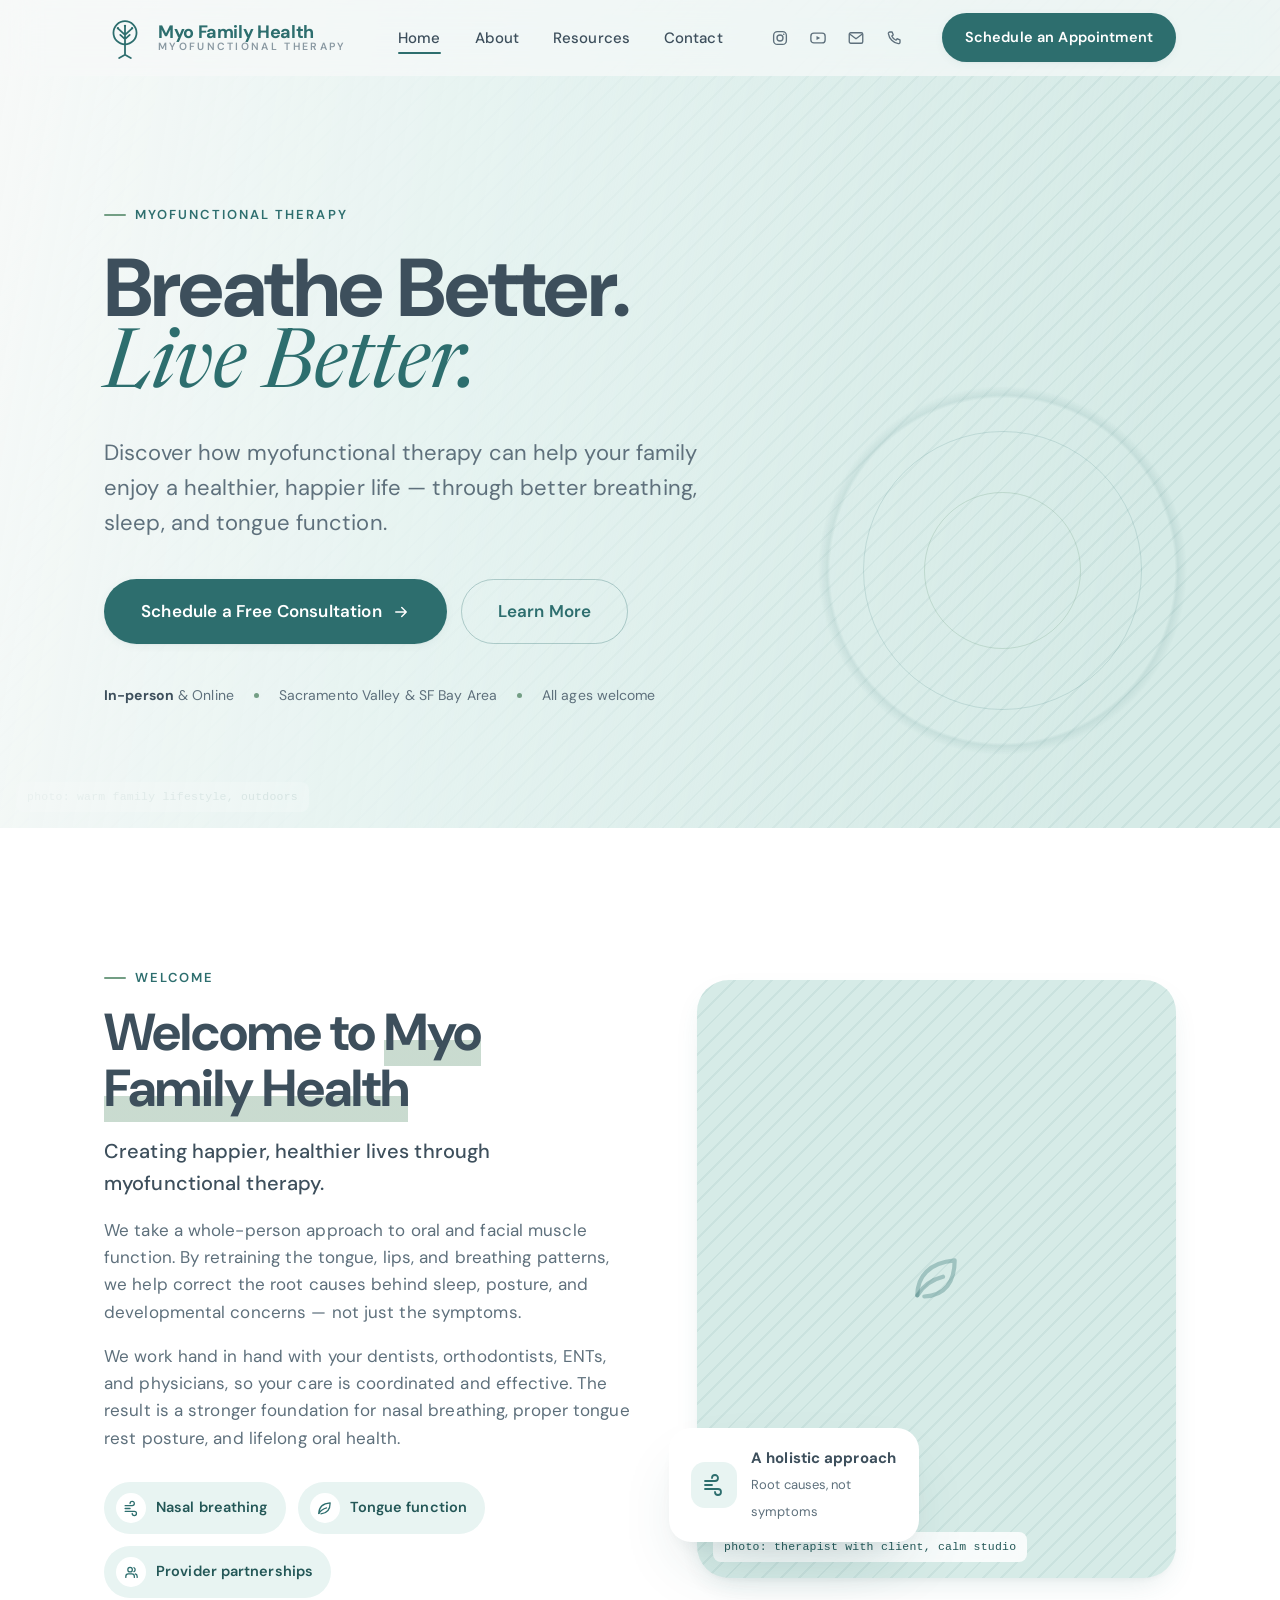
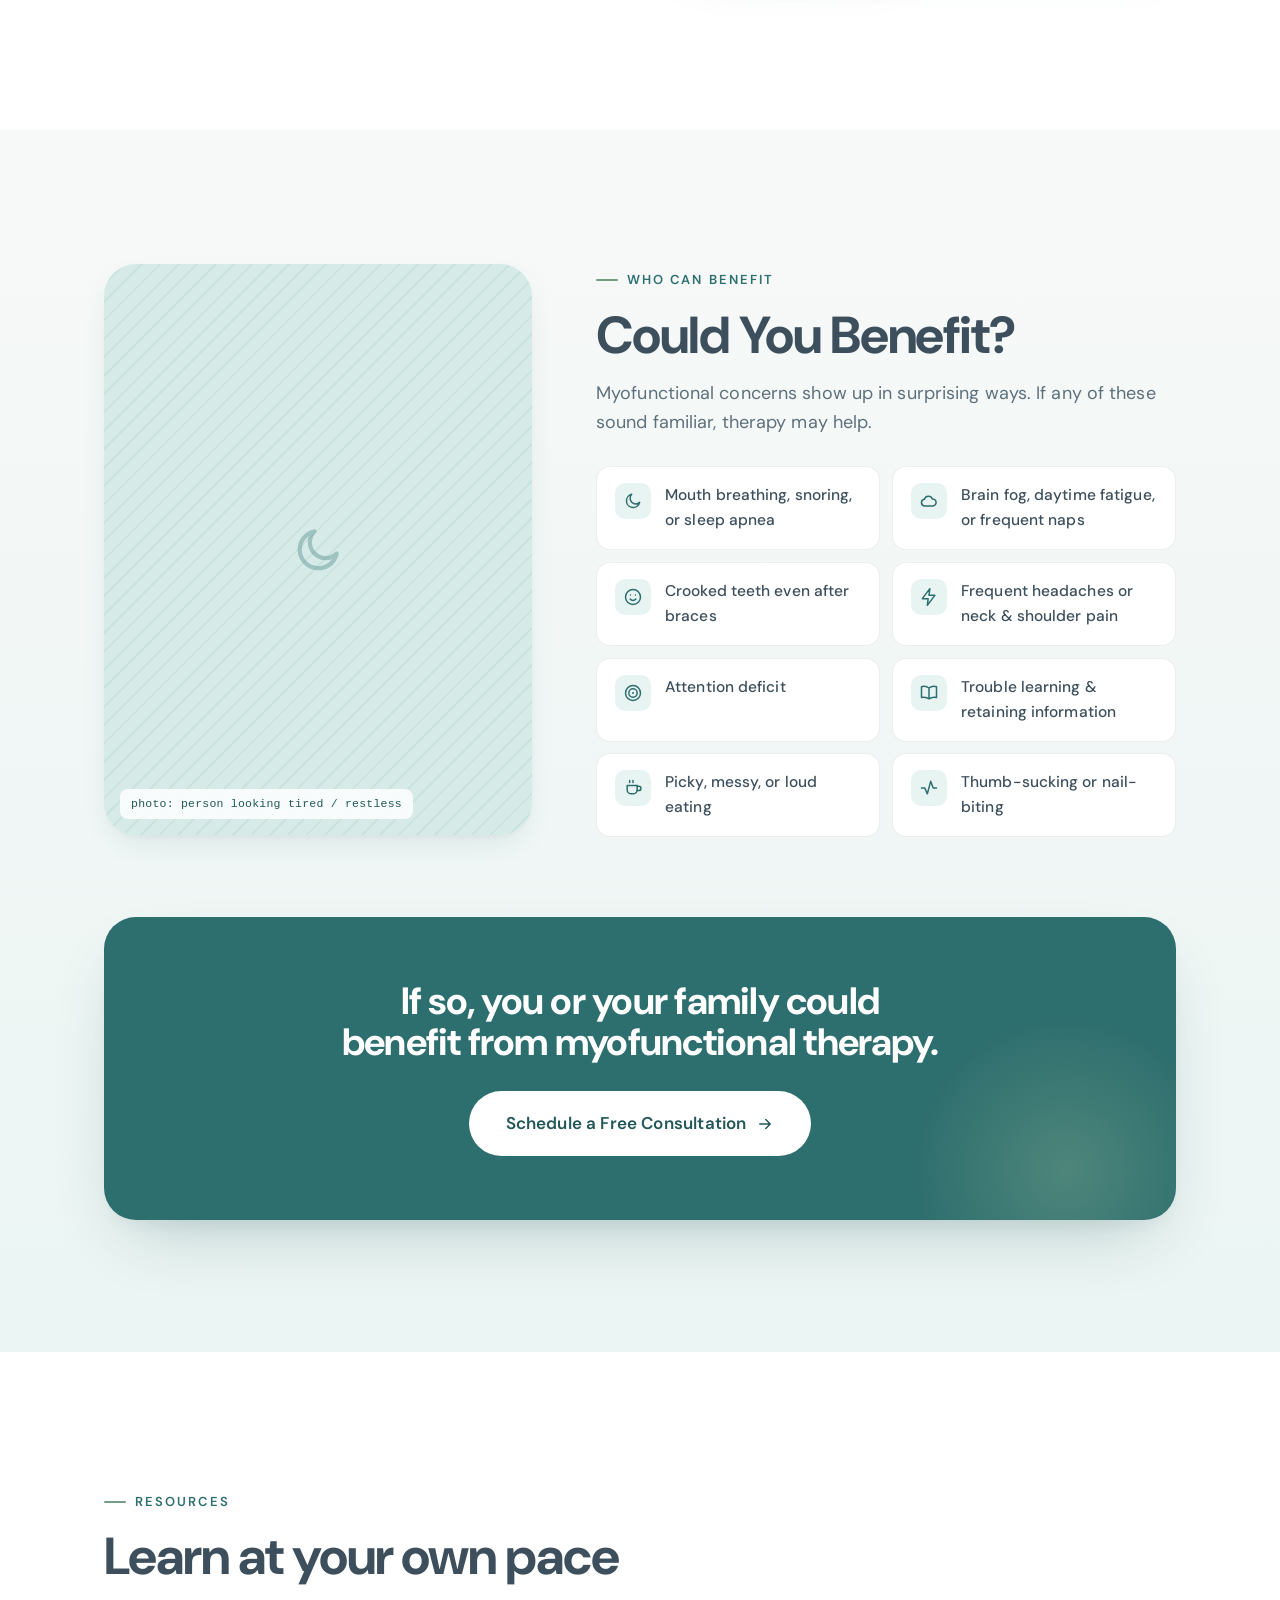
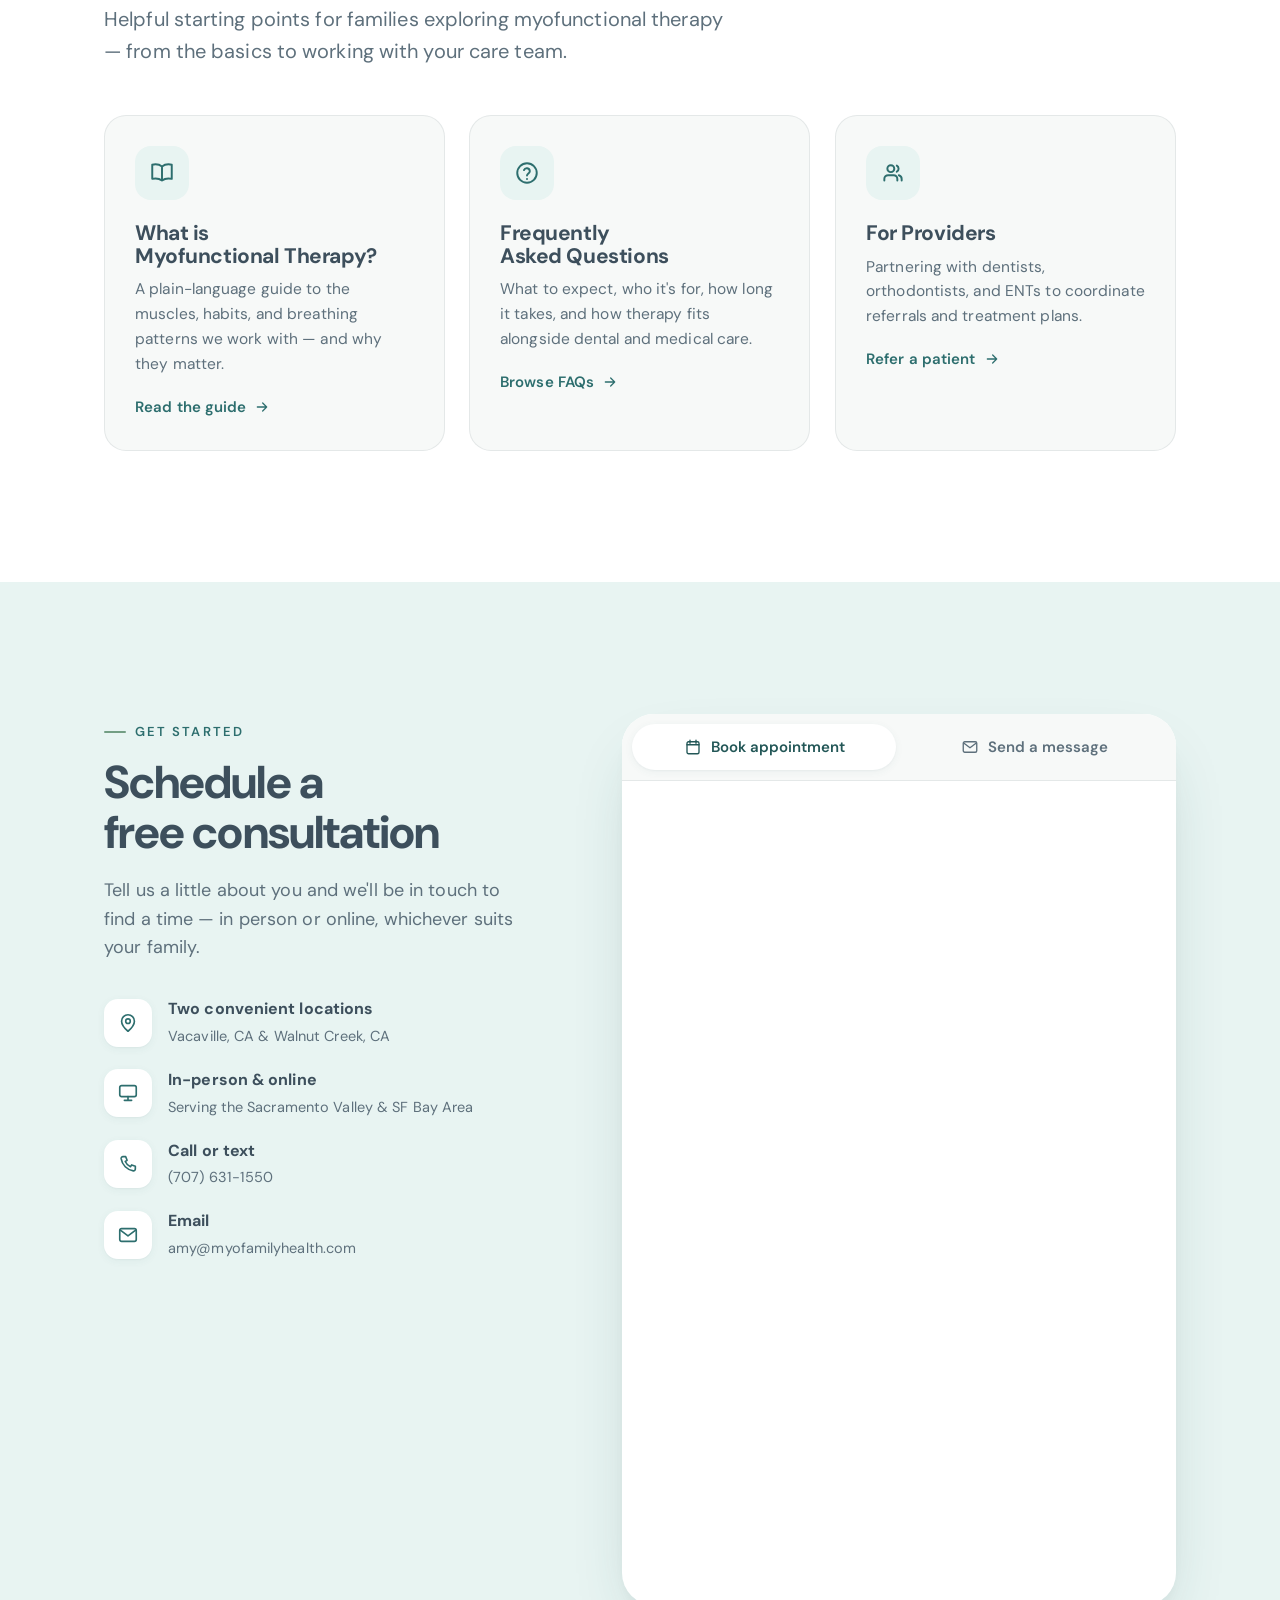
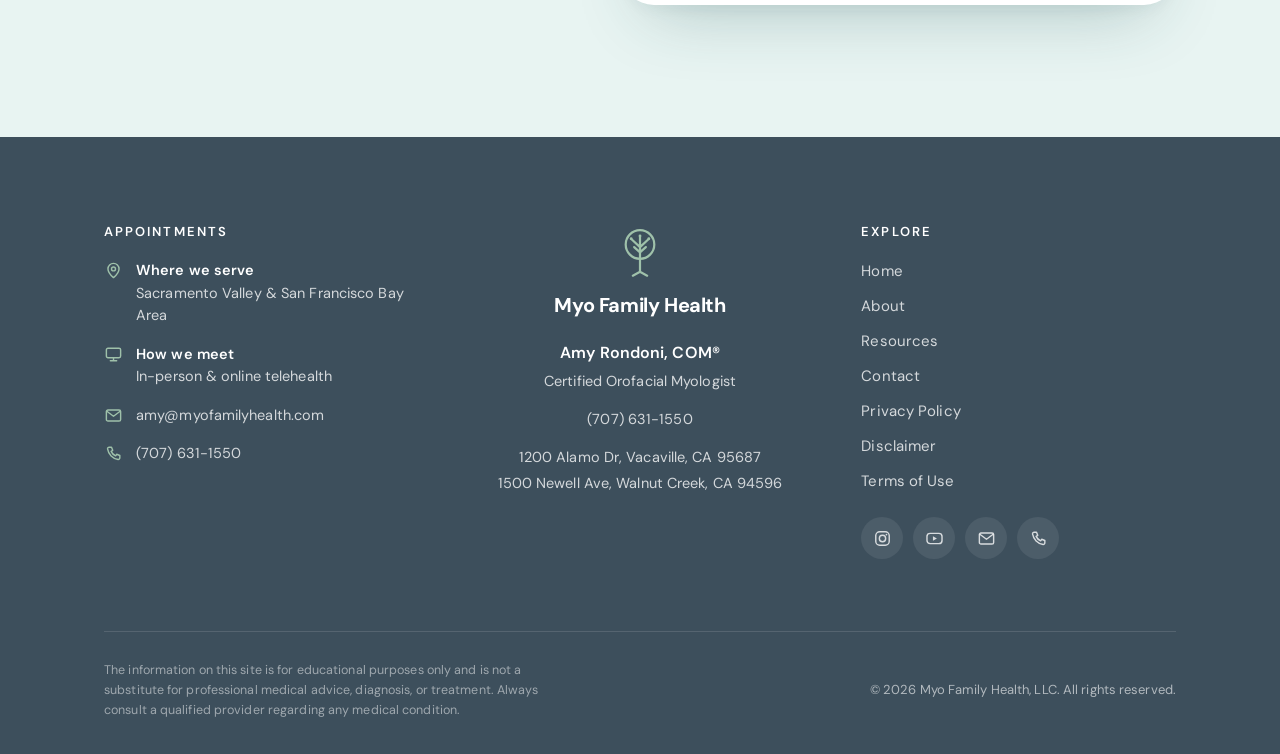
<file: index.html>
<!DOCTYPE html>
<html lang="en">
<head>
<meta charset="UTF-8" />
<meta name="viewport" content="width=device-width, initial-scale=1.0" />
<title>Myo Family Health — Myofunctional Therapy</title>
<meta name="description" content="Myofunctional therapy for happier, healthier families. Serving the Sacramento Valley & San Francisco Bay Area, in person and online." />
<link rel="preconnect" href="https://fonts.googleapis.com" />
<link rel="preconnect" href="https://fonts.gstatic.com" crossorigin />
<link href="https://fonts.googleapis.com/css2?family=DM+Sans:opsz,wght@9..40,400;9..40,500;9..40,600;9..40,700&family=Newsreader:ital,opsz,wght@1,6..72,400;1,6..72,500&display=swap" rel="stylesheet" />
<link rel="stylesheet" href="style.css" />
</head>
<body>

<!-- ============ ICON SPRITE ============ -->
<svg width="0" height="0" style="position:absolute" aria-hidden="true">
  <defs>
    <g id="i-base" fill="none" stroke="currentColor" stroke-width="1.8" stroke-linecap="round" stroke-linejoin="round"></g>
  </defs>
  <symbol id="ic-tree" viewBox="0 0 40 40" fill="none" stroke="currentColor" stroke-width="1.7" stroke-linecap="round" stroke-linejoin="round">
    <circle cx="20" cy="15" r="11"/>
    <path d="M20 26 V9 M20 17 L13.5 11 M20 17 L26.5 11 M20 21 L15.5 17 M20 21 L24.5 17"/>
    <path d="M20 26 V36 M20 36 L14.5 39 M20 36 L25.5 39"/>
    <circle cx="20" cy="8.4" r="1.1" fill="currentColor" stroke="none"/>
    <circle cx="13.2" cy="10.6" r="1.1" fill="currentColor" stroke="none"/>
    <circle cx="26.8" cy="10.6" r="1.1" fill="currentColor" stroke="none"/>
  </symbol>
  <symbol id="ic-arrow" viewBox="0 0 24 24" fill="none" stroke="currentColor" stroke-width="1.9" stroke-linecap="round" stroke-linejoin="round"><path d="M5 12h14M13 6l6 6-6 6"/></symbol>
  <symbol id="ic-check" viewBox="0 0 24 24" fill="none" stroke="currentColor" stroke-width="2.2" stroke-linecap="round" stroke-linejoin="round"><path d="M5 12.5l4.5 4.5L19 7"/></symbol>
  <symbol id="ic-leaf" viewBox="0 0 24 24" fill="none" stroke="currentColor" stroke-width="1.8" stroke-linecap="round" stroke-linejoin="round"><path d="M4 19C4 11 9 5 20 4c0 9-4 15-13 15.5"/><path d="M4 19c3-5 7-7 11-8"/></symbol>
  <symbol id="ic-wind" viewBox="0 0 24 24" fill="none" stroke="currentColor" stroke-width="1.8" stroke-linecap="round" stroke-linejoin="round"><path d="M3 8h10a3 3 0 1 0-3-3M3 16h13a3 3 0 1 1-3 3M3 12h7"/></symbol>
  <symbol id="ic-moon" viewBox="0 0 24 24" fill="none" stroke="currentColor" stroke-width="1.8" stroke-linecap="round" stroke-linejoin="round"><path d="M20 13.5A8 8 0 1 1 10.5 4 6.5 6.5 0 0 0 20 13.5z"/></symbol>
  <symbol id="ic-cloud" viewBox="0 0 24 24" fill="none" stroke="currentColor" stroke-width="1.8" stroke-linecap="round" stroke-linejoin="round"><path d="M7 18a4 4 0 0 1-.5-7.97A5 5 0 0 1 16 9.5a3.5 3.5 0 0 1 .5 8.5z"/></symbol>
  <symbol id="ic-smile" viewBox="0 0 24 24" fill="none" stroke="currentColor" stroke-width="1.8" stroke-linecap="round" stroke-linejoin="round"><circle cx="12" cy="12" r="9"/><path d="M8.5 14.5a4.5 4.5 0 0 0 7 0"/><path d="M9 9.5h.01M15 9.5h.01"/></symbol>
  <symbol id="ic-zap" viewBox="0 0 24 24" fill="none" stroke="currentColor" stroke-width="1.8" stroke-linecap="round" stroke-linejoin="round"><path d="M13 2L4 14h7l-1 8 9-12h-7z"/></symbol>
  <symbol id="ic-target" viewBox="0 0 24 24" fill="none" stroke="currentColor" stroke-width="1.8" stroke-linecap="round" stroke-linejoin="round"><circle cx="12" cy="12" r="9"/><circle cx="12" cy="12" r="5"/><circle cx="12" cy="12" r="1.2" fill="currentColor" stroke="none"/></symbol>
  <symbol id="ic-book" viewBox="0 0 24 24" fill="none" stroke="currentColor" stroke-width="1.8" stroke-linecap="round" stroke-linejoin="round"><path d="M12 6c-1.5-1.2-3.6-2-6-2-1 0-2 .1-3 .4v13c1-.3 2-.4 3-.4 2.4 0 4.5.8 6 2 1.5-1.2 3.6-2 6-2 1 0 2 .1 3 .4v-13c-1-.3-2-.4-3-.4-2.4 0-4.5.8-6 2zM12 6v13"/></symbol>
  <symbol id="ic-cup" viewBox="0 0 24 24" fill="none" stroke="currentColor" stroke-width="1.8" stroke-linecap="round" stroke-linejoin="round"><path d="M5 9h12v5a5 5 0 0 1-5 5h-2a5 5 0 0 1-5-5z"/><path d="M17 10h2a2.5 2.5 0 0 1 0 5h-2"/><path d="M8 3v2.5M12 3v2.5"/></symbol>
  <symbol id="ic-activity" viewBox="0 0 24 24" fill="none" stroke="currentColor" stroke-width="1.8" stroke-linecap="round" stroke-linejoin="round"><path d="M3 12h4l3 7 4-15 3 8h4"/></symbol>
  <symbol id="ic-help" viewBox="0 0 24 24" fill="none" stroke="currentColor" stroke-width="1.8" stroke-linecap="round" stroke-linejoin="round"><circle cx="12" cy="12" r="9"/><path d="M9.2 9.3a2.8 2.8 0 0 1 5.4 1c0 1.9-2.6 2.3-2.6 4"/><path d="M12 17.5h.01"/></symbol>
  <symbol id="ic-users" viewBox="0 0 24 24" fill="none" stroke="currentColor" stroke-width="1.8" stroke-linecap="round" stroke-linejoin="round"><path d="M16 19v-1.5a3.5 3.5 0 0 0-3.5-3.5h-5A3.5 3.5 0 0 0 4 17.5V19"/><circle cx="10" cy="8" r="3.2"/><path d="M20 19v-1.5a3.5 3.5 0 0 0-2.6-3.4M15.5 5.2a3.2 3.2 0 0 1 0 5.6"/></symbol>
  <symbol id="ic-pin" viewBox="0 0 24 24" fill="none" stroke="currentColor" stroke-width="1.8" stroke-linecap="round" stroke-linejoin="round"><path d="M19 10c0 5-7 11-7 11s-7-6-7-11a7 7 0 0 1 14 0z"/><circle cx="12" cy="10" r="2.5"/></symbol>
  <symbol id="ic-monitor" viewBox="0 0 24 24" fill="none" stroke="currentColor" stroke-width="1.8" stroke-linecap="round" stroke-linejoin="round"><rect x="3" y="4" width="18" height="12" rx="2"/><path d="M8 20h8M12 16v4"/></symbol>
  <symbol id="ic-calendar" viewBox="0 0 24 24" fill="none" stroke="currentColor" stroke-width="1.8" stroke-linecap="round" stroke-linejoin="round"><rect x="4" y="5" width="16" height="16" rx="2"/><path d="M4 9h16M8 3v4M16 3v4"/></symbol>
  <symbol id="ic-phone" viewBox="0 0 24 24" fill="none" stroke="currentColor" stroke-width="1.8" stroke-linecap="round" stroke-linejoin="round"><path d="M6.5 4h3l1.5 4-2 1.3a11 11 0 0 0 5.7 5.7L16 13l4 1.5v3a2 2 0 0 1-2.2 2A16 16 0 0 1 4.5 6.2 2 2 0 0 1 6.5 4z"/></symbol>
  <symbol id="ic-mail" viewBox="0 0 24 24" fill="none" stroke="currentColor" stroke-width="1.8" stroke-linecap="round" stroke-linejoin="round"><rect x="3" y="5" width="18" height="14" rx="2"/><path d="M4 7l8 6 8-6"/></symbol>
  <symbol id="ic-instagram" viewBox="0 0 24 24" fill="none" stroke="currentColor" stroke-width="1.8" stroke-linecap="round" stroke-linejoin="round"><rect x="3.5" y="3.5" width="17" height="17" rx="5"/><circle cx="12" cy="12" r="4"/><circle cx="17" cy="7" r="1.1" fill="currentColor" stroke="none"/></symbol>
  <symbol id="ic-youtube" viewBox="0 0 24 24" fill="none" stroke="currentColor" stroke-width="1.8" stroke-linecap="round" stroke-linejoin="round"><rect x="2.5" y="5.5" width="19" height="13" rx="4"/><path d="M10 9.2l5 2.8-5 2.8z" fill="currentColor" stroke="none"/></symbol>
  <symbol id="ic-spark" viewBox="0 0 24 24" fill="none" stroke="currentColor" stroke-width="1.8" stroke-linecap="round" stroke-linejoin="round"><path d="M12 3v4M12 17v4M3 12h4M17 12h4M6 6l2.5 2.5M15.5 15.5L18 18M18 6l-2.5 2.5M8.5 15.5L6 18"/></symbol>
</svg>

<!-- ============ NAV ============ -->
<header class="nav">
  <div class="wrap">
    <a class="brand" href="#home" aria-label="Myo Family Health home">
      <svg class="mark"><use href="#ic-tree"/></svg>
      <span class="wordmark">
        <b>Myo Family Health</b>
        <span>Myofunctional Therapy</span>
      </span>
    </a>
    <nav class="nav-links" aria-label="Primary">
      <a href="#home">Home</a>
      <a href="#about">About</a>
      <a href="#resources">Resources</a>
      <a href="#contact">Contact</a>
    </nav>
    <div class="nav-social">
      <a href="#" aria-label="Instagram"><svg><use href="#ic-instagram"/></svg></a>
      <a href="#" aria-label="YouTube"><svg><use href="#ic-youtube"/></svg></a>
      <a href="mailto:amy@myofamilyhealth.com" aria-label="Email"><svg><use href="#ic-mail"/></svg></a>
      <a href="tel:+17076311550" aria-label="Phone"><svg><use href="#ic-phone"/></svg></a>
    </div>
    <div class="nav-cta">
      <a class="btn btn-primary" href="#contact">Schedule an Appointment</a>
    </div>
    <button class="nav-toggle" aria-label="Open menu" aria-expanded="false" aria-controls="mobile-menu"><span></span></button>
  </div>
</header>

<div class="mobile-menu" id="mobile-menu">
  <a href="#home">Home</a>
  <a href="#about">About</a>
  <a href="#resources">Resources</a>
  <a href="#contact">Contact</a>
  <a class="btn btn-primary" href="#contact">Schedule an Appointment</a>
  <div class="m-social">
    <a href="#" aria-label="Instagram"><svg><use href="#ic-instagram"/></svg></a>
    <a href="#" aria-label="YouTube"><svg><use href="#ic-youtube"/></svg></a>
    <a href="mailto:amy@myofamilyhealth.com" aria-label="Email"><svg><use href="#ic-mail"/></svg></a>
    <a href="tel:+17076311550" aria-label="Phone"><svg><use href="#ic-phone"/></svg></a>
  </div>
</div>

<main>
<!-- ============ HERO ============ -->
<section class="hero" id="home" data-screen-label="Hero">
  <div class="hero-photo">
    <div class="ph full">
      <span class="ph-label">photo: warm family lifestyle, outdoors</span>
    </div>
  </div>
  <div class="hero-overlay"></div>
  <div class="breath-ring"></div>
  <div class="wrap">
    <div class="hero-inner">
      <span class="eyebrow reveal">Myofunctional Therapy</span>
      <h1 class="reveal" data-delay="1">Breathe Better.<br /><span class="serif-accent">Live Better.</span></h1>
      <p class="sub reveal" data-delay="2">Discover how myofunctional therapy can help your family enjoy a healthier, happier life — through better breathing, sleep, and tongue function.</p>
      <div class="hero-ctas reveal" data-delay="3">
        <a class="btn btn-primary btn-lg" href="#contact">Schedule a Free Consultation <svg><use href="#ic-arrow"/></svg></a>
        <a class="btn btn-ghost btn-lg" href="#about">Learn More</a>
      </div>
      <div class="hero-trust reveal" data-delay="4">
        <span><b>In-person</b> &amp; Online</span>
        <span class="dot"></span>
        <span>Sacramento Valley &amp; SF Bay Area</span>
        <span class="dot"></span>
        <span>All ages welcome</span>
      </div>
    </div>
  </div>
</section>

<!-- ============ ABOUT ============ -->
<section class="about section-pad" id="about" data-screen-label="About">
  <div class="wrap about-grid">
    <div class="about-copy">
      <span class="eyebrow reveal">Welcome</span>
      <h2 class="section-head reveal" data-delay="1" style="font-size:clamp(32px,4.6vw,52px);margin-top:16px;">Welcome to <span class="accent-underline">Myo Family Health</span></h2>
      <p class="big reveal" data-delay="1" style="margin-top:18px;">Creating happier, healthier lives through myofunctional therapy.</p>
      <p class="reveal" data-delay="2">We take a whole-person approach to oral and facial muscle function. By retraining the tongue, lips, and breathing patterns, we help correct the root causes behind sleep, posture, and developmental concerns — not just the symptoms.</p>
      <p class="reveal" data-delay="2">We work hand in hand with your dentists, orthodontists, ENTs, and physicians, so your care is coordinated and effective. The result is a stronger foundation for nasal breathing, proper tongue rest posture, and lifelong oral health.</p>
      <div class="about-badges reveal" data-delay="3">
        <span class="badge"><span class="ic"><svg><use href="#ic-wind"/></svg></span> Nasal breathing</span>
        <span class="badge"><span class="ic"><svg><use href="#ic-leaf"/></svg></span> Tongue function</span>
        <span class="badge"><span class="ic"><svg><use href="#ic-users"/></svg></span> Provider partnerships</span>
      </div>
    </div>
    <div class="about-visual reveal" data-delay="2">
      <div class="ph">
        <svg class="ph-icon"><use href="#ic-leaf"/></svg>
        <span class="ph-label">photo: therapist with client, calm studio</span>
      </div>
      <div class="about-float">
        <span class="leaf"><svg><use href="#ic-wind"/></svg></span>
        <div>
          <b>A holistic approach</b>
          <span>Root causes, not symptoms</span>
        </div>
      </div>
    </div>
  </div>
</section>

<!-- ============ SYMPTOMS ============ -->
<section class="symptoms section-pad" data-screen-label="Symptoms">
  <div class="wrap">
    <div class="symptoms-grid">
      <div class="symptoms-visual reveal">
        <div class="ph">
          <svg class="ph-icon"><use href="#ic-moon"/></svg>
          <span class="ph-label">photo: person looking tired / restless</span>
        </div>
      </div>
      <div class="symptoms-text">
        <span class="eyebrow reveal">Who Can Benefit</span>
        <h2 class="reveal" data-delay="1" style="font-size:clamp(32px,4.6vw,52px);margin-top:16px;">Could You Benefit?</h2>
        <p class="reveal" data-delay="1" style="margin-top:16px;color:var(--slate-soft);font-size:18px;">Myofunctional concerns show up in surprising ways. If any of these sound familiar, therapy may help.</p>
        <div class="check-list">
          <div class="check-item reveal" data-delay="1"><span class="ic"><svg><use href="#ic-moon"/></svg></span> Mouth breathing, snoring, or sleep apnea</div>
          <div class="check-item reveal" data-delay="1"><span class="ic"><svg><use href="#ic-cloud"/></svg></span> Brain fog, daytime fatigue, or frequent naps</div>
          <div class="check-item reveal" data-delay="2"><span class="ic"><svg><use href="#ic-smile"/></svg></span> Crooked teeth even after braces</div>
          <div class="check-item reveal" data-delay="2"><span class="ic"><svg><use href="#ic-zap"/></svg></span> Frequent headaches or neck &amp; shoulder pain</div>
          <div class="check-item reveal" data-delay="3"><span class="ic"><svg><use href="#ic-target"/></svg></span> Attention deficit</div>
          <div class="check-item reveal" data-delay="3"><span class="ic"><svg><use href="#ic-book"/></svg></span> Trouble learning &amp; retaining information</div>
          <div class="check-item reveal" data-delay="4"><span class="ic"><svg><use href="#ic-cup"/></svg></span> Picky, messy, or loud eating</div>
          <div class="check-item reveal" data-delay="4"><span class="ic"><svg><use href="#ic-activity"/></svg></span> Thumb-sucking or nail-biting</div>
        </div>
      </div>
    </div>

    <div class="symptoms-callout reveal">
      <h3>If so, you or your family could benefit from myofunctional therapy.</h3>
      <a class="btn btn-lg" href="#contact">Schedule a Free Consultation <svg><use href="#ic-arrow"/></svg></a>
    </div>
  </div>
</section>

<!-- ============ RESOURCES ============ -->
<section class="resources section-pad" id="resources" data-screen-label="Resources">
  <div class="wrap">
    <div class="section-head reveal" style="max-width:640px;">
      <span class="eyebrow">Resources</span>
      <h2>Learn at your own pace</h2>
      <p class="lead">Helpful starting points for families exploring myofunctional therapy — from the basics to working with your care team.</p>
    </div>
    <div class="res-grid">
      <article class="res-card reveal" data-delay="1">
        <span class="ic"><svg><use href="#ic-book"/></svg></span>
        <h3>What is Myofunctional Therapy?</h3>
        <p>A plain-language guide to the muscles, habits, and breathing patterns we work with — and why they matter.</p>
        <a class="link" href="#guide-myo" data-modal="guide-myo">Read the guide <svg><use href="#ic-arrow"/></svg></a>
      </article>
      <article class="res-card reveal" data-delay="2">
        <span class="ic"><svg><use href="#ic-help"/></svg></span>
        <h3>Frequently Asked Questions</h3>
        <p>What to expect, who it's for, how long it takes, and how therapy fits alongside dental and medical care.</p>
        <a class="link" href="#contact">Browse FAQs <svg><use href="#ic-arrow"/></svg></a>
      </article>
      <article class="res-card reveal" data-delay="3">
        <span class="ic"><svg><use href="#ic-users"/></svg></span>
        <h3>For Providers</h3>
        <p>Partnering with dentists, orthodontists, and ENTs to coordinate referrals and treatment plans.</p>
        <a class="link" href="#contact">Refer a patient <svg><use href="#ic-arrow"/></svg></a>
      </article>
    </div>
  </div>
</section>

<!-- ============ CONTACT ============ -->
<section class="contact section-pad" id="contact" data-screen-label="Contact">
  <div class="wrap contact-grid">
    <div class="contact-info reveal">
      <span class="eyebrow">Get Started</span>
      <h2 style="font-size:clamp(30px,4.2vw,46px);margin-top:16px;">Schedule a free consultation</h2>
      <p class="lead">Tell us a little about you and we'll be in touch to find a time — in person or online, whichever suits your family.</p>
      <div class="contact-rows">
        <div class="contact-row">
          <span class="ic"><svg><use href="#ic-pin"/></svg></span>
          <div><b>Two convenient locations</b><span>Vacaville, CA &amp; Walnut Creek, CA</span></div>
        </div>
        <div class="contact-row">
          <span class="ic"><svg><use href="#ic-monitor"/></svg></span>
          <div><b>In-person &amp; online</b><span>Serving the Sacramento Valley &amp; SF Bay Area</span></div>
        </div>
        <div class="contact-row">
          <span class="ic"><svg><use href="#ic-phone"/></svg></span>
          <div><b>Call or text</b><span>(707) 631-1550</span></div>
        </div>
        <div class="contact-row">
          <span class="ic"><svg><use href="#ic-mail"/></svg></span>
          <div><b>Email</b><span>amy@myofamilyhealth.com</span></div>
        </div>
      </div>
    </div>

    <div class="contact-widget reveal" data-delay="1">
      <div class="widget-tabs" role="tablist" aria-label="Contact options">
        <button class="widget-tab active" role="tab" aria-selected="true" data-tab="book">
          <svg><use href="#ic-calendar"/></svg> Book appointment
        </button>
        <button class="widget-tab" role="tab" aria-selected="false" data-tab="message">
          <svg><use href="#ic-mail"/></svg> Send a message
        </button>
      </div>
      <div class="widget-frame" data-panel="book">
        <iframe
          src="https://amy-rondoni.clientsecure.me/widget"
          width="100%"
          height="800"
          frameborder="0"
          scrolling="no"
          title="Request an Appointment - Myo Family Health"
          loading="lazy">
        </iframe>
      </div>
      <div class="widget-frame" data-panel="message" hidden>
        <iframe
          src="https://amy-rondoni.clientsecure.me/contact-widget"
          width="100%"
          height="600"
          frameborder="0"
          scrolling="no"
          title="Contact Myo Family Health"
          loading="lazy">
        </iframe>
      </div>
    </div>

    <div class="contact-form reveal" data-delay="1" hidden>
      <form id="consult-form" novalidate>
        <h3>Request your consultation</h3>
        <p class="fhint">Free, no obligation. We typically respond within one business day.</p>
        <div class="field-row">
          <div class="field">
            <label for="f-name">Full name</label>
            <input id="f-name" name="name" type="text" data-validate="text" placeholder="Jane Doe" autocomplete="name" />
            <span class="err">Please enter your name.</span>
          </div>
          <div class="field">
            <label for="f-phone">Phone</label>
            <input id="f-phone" name="phone" type="tel" data-validate="phone" placeholder="(707) 631-1550" autocomplete="tel" />
            <span class="err">Enter a valid phone number.</span>
          </div>
        </div>
        <div class="field">
          <label for="f-email">Email</label>
          <input id="f-email" name="email" type="email" data-validate="email" placeholder="you@email.com" autocomplete="email" />
          <span class="err">Enter a valid email address.</span>
        </div>
        <div class="field">
          <label for="f-format">Preferred format</label>
          <select id="f-format" name="format" data-validate="text">
            <option value="">Select an option…</option>
            <option>In-person — Vacaville, CA</option>
            <option>In-person — Walnut Creek, CA</option>
            <option>Online (telehealth)</option>
            <option>No preference</option>
          </select>
          <span class="err">Please choose a format.</span>
        </div>
        <div class="field">
          <label for="f-msg">What brings you in? <span style="font-weight:500;color:var(--slate-faint);">(optional)</span></label>
          <textarea id="f-msg" name="message" placeholder="Snoring, mouth breathing, tongue-tie, post-orthodontic concerns…"></textarea>
        </div>
        <button class="btn btn-primary btn-lg" type="submit">Request Consultation <svg><use href="#ic-arrow"/></svg></button>
      </form>
      <div class="form-success">
        <span class="ic"><svg><use href="#ic-check"/></svg></span>
        <h3>Thank you — we've got it!</h3>
        <p>Amy will reach out within one business day to schedule your free consultation. Take a deep breath; you're in good hands.</p>
      </div>
    </div>
  </div>
</section>
</main>

<!-- ============ GUIDE MODAL ============ -->
<div class="modal" id="guide-myo" aria-hidden="true">
  <div class="modal-backdrop" data-close></div>
  <div class="modal-card" role="dialog" aria-modal="true" aria-labelledby="guide-title">
    <button class="modal-close" aria-label="Close" data-close>
      <svg viewBox="0 0 24 24" fill="none" stroke="currentColor" stroke-width="2" stroke-linecap="round"><path d="M6 6l12 12M18 6L6 18"/></svg>
    </button>
    <div class="modal-scroll">
      <span class="eyebrow">The Basics</span>
      <h2 id="guide-title">What is Myofunctional Therapy?</h2>
      <p class="modal-lead"><strong>Myofunctional therapy is gentle, exercise-based training for the muscles of the face, mouth, and tongue.</strong> Much like physical therapy retrains your body, it retrains how your tongue rests, how you swallow, and how you breathe — so the right muscles do the right jobs.</p>

      <p>The goal is simple: <span class="accent-underline">nasal breathing, lips together, and the tongue resting gently on the roof of the mouth</span>. When those everyday patterns are in place, they support healthy jaw growth, straighter teeth, better sleep, and clearer focus — for children and adults alike.</p>

      <div class="modal-points">
        <div class="modal-point">
          <span class="ic"><svg><use href="#ic-wind"/></svg></span>
          <div><b>Breathe through the nose</b><span>Replacing mouth breathing with calm, consistent nasal breathing — day and night.</span></div>
        </div>
        <div class="modal-point">
          <span class="ic"><svg><use href="#ic-leaf"/></svg></span>
          <div><b>Proper tongue posture</b><span>Training the tongue to rest on the palate, where it guides healthy oral development.</span></div>
        </div>
        <div class="modal-point">
          <span class="ic"><svg><use href="#ic-activity"/></svg></span>
          <div><b>Retrain habits</b><span>Gently unwinding patterns like thumb-sucking, tongue thrust, and improper swallowing.</span></div>
        </div>
        <div class="modal-point">
          <span class="ic"><svg><use href="#ic-users"/></svg></span>
          <div><b>A coordinated team</b><span>Working alongside your dentist, orthodontist, and ENT for lasting results.</span></div>
        </div>
      </div>

      <p class="modal-note">A typical program is a series of short, easy daily exercises practiced at home, with check-ins along the way. No two plans are identical — yours starts with a free consultation.</p>

      <div class="modal-actions">
        <a class="btn btn-primary btn-lg" href="#contact" data-close>Schedule a Free Consultation <svg><use href="#ic-arrow"/></svg></a>
      </div>
    </div>
  </div>
</div>

<!-- ============ FOOTER ============ -->
<footer class="footer" data-screen-label="Footer">
  <div class="wrap">
    <div class="footer-grid">
      <div class="footer-col">
        <h4>Appointments</h4>
        <div class="foot-row">
          <span class="ic"><svg><use href="#ic-pin"/></svg></span>
          <div><b>Where we serve</b>Sacramento Valley &amp; San Francisco Bay Area</div>
        </div>
        <div class="foot-row">
          <span class="ic"><svg><use href="#ic-monitor"/></svg></span>
          <div><b>How we meet</b>In-person &amp; online telehealth</div>
        </div>
        <div class="foot-row">
          <span class="ic"><svg><use href="#ic-mail"/></svg></span>
          <div><a href="mailto:amy@myofamilyhealth.com">amy@myofamilyhealth.com</a></div>
        </div>
        <div class="foot-row">
          <span class="ic"><svg><use href="#ic-phone"/></svg></span>
          <div><a href="tel:+17076311550">(707) 631-1550</a></div>
        </div>
      </div>

      <div class="footer-col center">
        <span class="footer-brand">
          <svg class="mark"><use href="#ic-tree"/></svg>
          <b>Myo Family Health</b>
        </span>
        <div class="footer-meta">
          <div class="name">Amy Rondoni, COM®</div>
          <div>Certified Orofacial Myologist</div>
          <div style="margin-top:12px;"><a href="tel:+17076311550">(707) 631-1550</a></div>
          <div style="margin-top:12px;">1200 Alamo Dr, Vacaville, CA 95687<br />1500 Newell Ave, Walnut Creek, CA 94596</div>
        </div>
      </div>

      <div class="footer-col" style="display:flex;flex-direction:column;align-items:inherit;">
        <h4>Explore</h4>
        <nav class="footer-nav" aria-label="Footer">
          <a href="#home">Home</a>
          <a href="#about">About</a>
          <a href="#resources">Resources</a>
          <a href="#contact">Contact</a>
          <a href="#">Privacy Policy</a>
          <a href="#">Disclaimer</a>
          <a href="#">Terms of Use</a>
        </nav>
        <div class="footer-social">
          <a href="#" aria-label="Instagram"><svg><use href="#ic-instagram"/></svg></a>
          <a href="#" aria-label="YouTube"><svg><use href="#ic-youtube"/></svg></a>
          <a href="mailto:amy@myofamilyhealth.com" aria-label="Email"><svg><use href="#ic-mail"/></svg></a>
          <a href="tel:+17076311550" aria-label="Phone"><svg><use href="#ic-phone"/></svg></a>
        </div>
      </div>
    </div>

    <div class="footer-bottom">
      <p class="disclaimer">The information on this site is for educational purposes only and is not a substitute for professional medical advice, diagnosis, or treatment. Always consult a qualified provider regarding any medical condition.</p>
      <p class="copy">© 2026 Myo Family Health, LLC. All rights reserved.</p>
    </div>
  </div>
</footer>

<script src="app.js"></script>

<template id="__bundler_thumbnail">
  <svg viewBox="0 0 100 100" xmlns="http://www.w3.org/2000/svg">
    <rect width="100" height="100" fill="#E8F4F2"/>
    <g fill="none" stroke="#2D6E6E" stroke-width="2.4" stroke-linecap="round" stroke-linejoin="round" transform="translate(30,28) scale(1)">
      <circle cx="20" cy="15" r="11"/>
      <path d="M20 26 V9 M20 17 L13.5 11 M20 17 L26.5 11"/>
      <path d="M20 26 V36 M20 36 L14.5 39 M20 36 L25.5 39"/>
    </g>
  </svg>
</template>

</body>
</html>
</file>
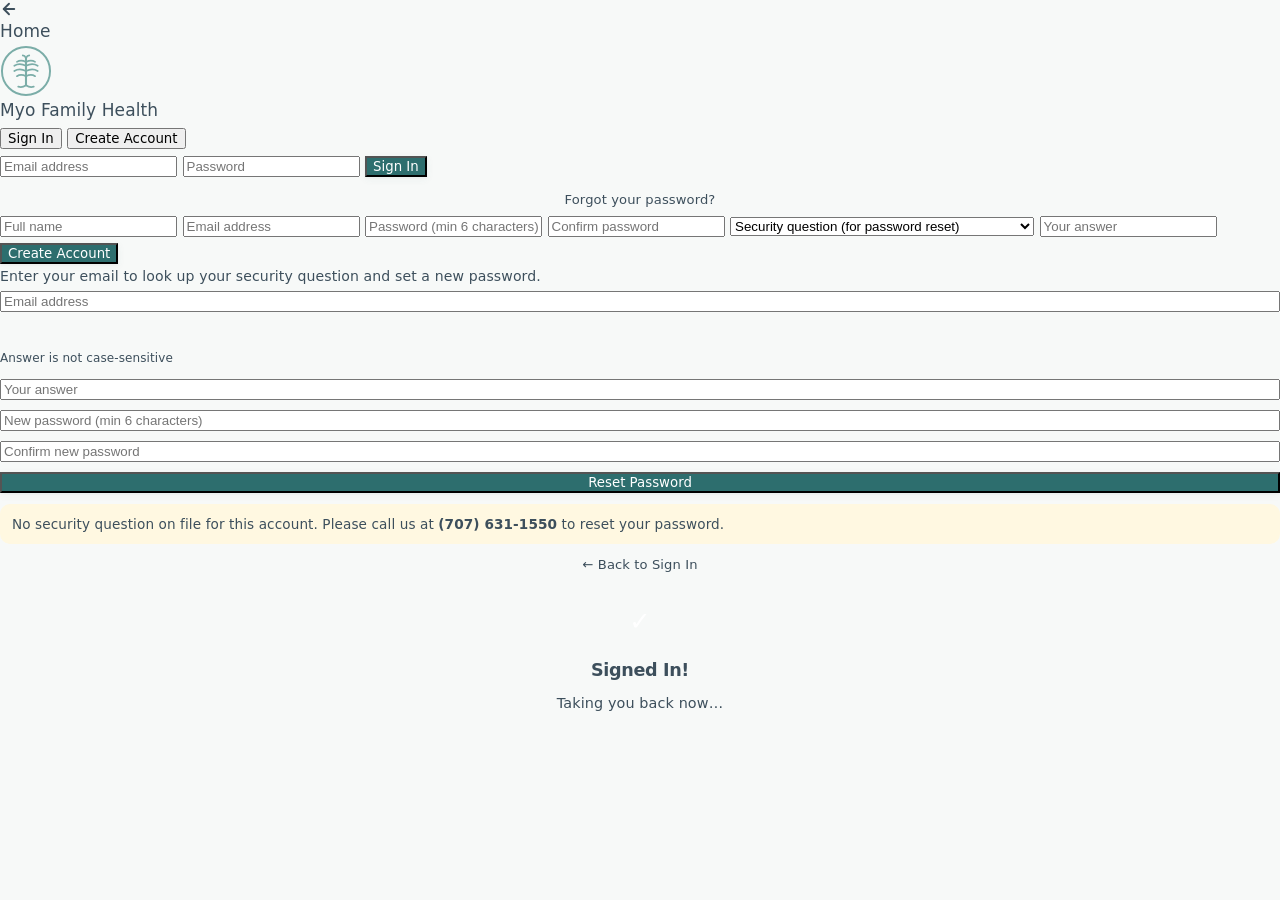
<file: login.html>
<!DOCTYPE html>
<html lang="en">
<head>
  <meta charset="UTF-8" />
  <meta name="viewport" content="width=device-width, initial-scale=1.0, maximum-scale=1.0" />
  <title>Sign In | Myo Family Health</title>
  <link rel="stylesheet" href="style.css" />
  <style>
    .auth-success {
      display: flex;
      flex-direction: column;
      align-items: center;
      gap: 12px;
      padding: 16px 0;
      text-align: center;
    }
    .auth-success-icon {
      width: 56px; height: 56px; border-radius: 50%;
      background: var(--primary-dark); color: #fff;
      font-size: 1.6rem;
      display: flex; align-items: center; justify-content: center;
      margin: 0 auto;
    }
    .auth-success h3 { font-size: 1.1rem; font-weight: 700; color: var(--text); }
    .auth-success p  { font-size: 0.9rem; color: var(--muted); }
    .forgot-link { text-align: center; margin-top: 6px; }
    .forgot-link a { font-size: 0.82rem; color: var(--primary-dark); font-weight: 500; }
    .reset-intro { font-size: 0.88rem; color: var(--muted); line-height: 1.5; margin-bottom: 4px; }
    .reset-secq {
      font-size: 0.88rem; font-weight: 600; color: var(--text);
      background: var(--bg); border-radius: 10px; padding: 10px 12px;
    }
    .secq-hint { font-size: 0.75rem; color: var(--muted); margin-top: -4px; }
    .reset-no-secq {
      font-size: 0.85rem; color: var(--muted);
      background: #FFF8E1; border-radius: 10px; padding: 10px 12px; line-height: 1.5;
    }
    .reset-form { display: flex; flex-direction: column; gap: 11px; }
    #reset-secq-block { display: flex; flex-direction: column; gap: 10px; }
    .back-to-signin { text-align: center; margin-top: 6px; }
    .back-to-signin a { font-size: 0.82rem; color: var(--primary-dark); font-weight: 500; }
  </style>
</head>
<body class="auth-page">

  <header class="sub-header">
    <a href="index.html" class="back-btn">
      <svg width="18" height="18" viewBox="0 0 24 24" fill="none" stroke="currentColor" stroke-width="2.5" stroke-linecap="round" stroke-linejoin="round">
        <path d="M19 12H5"/><path d="M12 5l-7 7 7 7"/>
      </svg>
      Home
    </a>
  </header>

  <main class="auth-main">
    <div class="auth-logo">
      <svg width="52" height="52" viewBox="0 0 40 40" fill="none">
        <circle cx="20" cy="20" r="18.5" stroke="#7BADA8" stroke-width="1.5"/>
        <path d="M20 10 L20 31" stroke="#7BADA8" stroke-width="1.6" stroke-linecap="round"/>
        <path d="M20 31 Q17 33 14 32" stroke="#7BADA8" stroke-width="1.3" stroke-linecap="round" fill="none"/>
        <path d="M20 31 Q23 33 26 32" stroke="#7BADA8" stroke-width="1.3" stroke-linecap="round" fill="none"/>
        <path d="M20 13 Q16 11 13 13" stroke="#7BADA8" stroke-width="1.3" stroke-linecap="round" fill="none"/>
        <path d="M20 16 Q15 13.5 11 16" stroke="#7BADA8" stroke-width="1.3" stroke-linecap="round" fill="none"/>
        <path d="M20 20 Q15 17.5 11 20" stroke="#7BADA8" stroke-width="1.3" stroke-linecap="round" fill="none"/>
        <path d="M20 24 Q16 22 13 24" stroke="#7BADA8" stroke-width="1.3" stroke-linecap="round" fill="none"/>
        <path d="M20 13 Q24 11 27 13" stroke="#7BADA8" stroke-width="1.3" stroke-linecap="round" fill="none"/>
        <path d="M20 16 Q25 13.5 29 16" stroke="#7BADA8" stroke-width="1.3" stroke-linecap="round" fill="none"/>
        <path d="M20 20 Q25 17.5 29 20" stroke="#7BADA8" stroke-width="1.3" stroke-linecap="round" fill="none"/>
        <path d="M20 24 Q24 22 27 24" stroke="#7BADA8" stroke-width="1.3" stroke-linecap="round" fill="none"/>
        <path d="M20 10 Q19 8 17.5 8" stroke="#7BADA8" stroke-width="1.3" stroke-linecap="round" fill="none"/>
        <path d="M20 10 Q21 8 22.5 8" stroke="#7BADA8" stroke-width="1.3" stroke-linecap="round" fill="none"/>
      </svg>
      <div class="auth-logo-text">Myo Family Health</div>
    </div>

    <div class="auth-tabs" id="auth-tabs">
      <button class="auth-tab active" id="tab-signin" onclick="switchTab('signin')">Sign In</button>
      <button class="auth-tab" id="tab-create" onclick="switchTab('create')">Create Account</button>
    </div>

    <!-- Sign In -->
    <form id="form-signin" class="auth-form" onsubmit="handleSignIn(event)">
      <p id="signin-err" class="auth-err hidden"></p>
      <input class="form-input" type="email" id="si-email" placeholder="Email address" required autocomplete="email" />
      <input class="form-input" type="password" id="si-pw" placeholder="Password" required autocomplete="current-password" />
      <button type="submit" class="btn-primary">Sign In</button>
      <p class="forgot-link"><a href="#" onclick="switchToReset(); return false;">Forgot your password?</a></p>
    </form>

    <!-- Create Account -->
    <form id="form-create" class="auth-form hidden" onsubmit="handleCreate(event)">
      <p id="create-err" class="auth-err hidden"></p>
      <input class="form-input" type="text"     id="ca-name"  placeholder="Full name" required autocomplete="name" />
      <input class="form-input" type="email"    id="ca-email" placeholder="Email address" required autocomplete="email" />
      <input class="form-input" type="password" id="ca-pw"    placeholder="Password (min 6 characters)" required minlength="6" autocomplete="new-password" />
      <input class="form-input" type="password" id="ca-pw2"   placeholder="Confirm password" required autocomplete="new-password" />
      <select class="form-input" id="ca-secq" required>
        <option value="" disabled selected>Security question (for password reset)</option>
        <option>What was the name of your first pet?</option>
        <option>What city were you born in?</option>
        <option>What is your mother's maiden name?</option>
        <option>What was the name of your elementary school?</option>
        <option>What was the make of your first car?</option>
      </select>
      <input class="form-input" type="text" id="ca-seca" placeholder="Your answer" required autocomplete="off" />
      <button type="submit" class="btn-primary">Create Account</button>
    </form>

    <!-- Forgot Password Panel -->
    <div id="panel-reset" class="hidden">
      <p class="reset-intro">Enter your email to look up your security question and set a new password.</p>
      <p id="reset-err" class="auth-err hidden"></p>
      <div class="reset-form">
        <input class="form-input" type="email" id="r-email" placeholder="Email address" oninput="loadSecQ()" autocomplete="email" />
        <div id="reset-secq-block" class="hidden">
          <p class="reset-secq" id="reset-secq-text"></p>
          <p class="secq-hint">Answer is not case-sensitive</p>
          <input class="form-input" type="text" id="r-seca" placeholder="Your answer" autocomplete="off" />
          <input class="form-input" type="password" id="r-pw" placeholder="New password (min 6 characters)" minlength="6" autocomplete="new-password" />
          <input class="form-input" type="password" id="r-pw2" placeholder="Confirm new password" autocomplete="new-password" />
          <button class="btn-primary" onclick="handleReset()">Reset Password</button>
        </div>
        <p id="reset-no-secq" class="reset-no-secq hidden">No security question on file for this account. Please call us at <a href="tel:+17076311550" style="color:var(--primary-dark);font-weight:600">(707) 631-1550</a> to reset your password.</p>
      </div>
      <p class="back-to-signin"><a href="#" onclick="switchToSignIn(); return false;">&larr; Back to Sign In</a></p>
    </div>

    <!-- Success State -->
    <div id="auth-success" class="auth-success hidden">
      <div class="auth-success-icon">✓</div>
      <h3 id="success-heading">Signed In!</h3>
      <p id="success-msg">Taking you back now…</p>
    </div>
  </main>

  <script src="auth.js"></script>
  <script>
    const FORMSPREE = 'https://formspree.io/f/mykvjdpd';

    (function () {
      if (authSession()) window.location.replace(getRedirect());
    })();

    if (new URLSearchParams(location.search).get('tab') === 'create') switchTab('create');

    function getRedirect() {
      return new URLSearchParams(location.search).get('next') || 'index.html';
    }

    function switchTab(t) {
      document.getElementById('tab-signin').classList.toggle('active', t === 'signin');
      document.getElementById('tab-create').classList.toggle('active', t === 'create');
      document.getElementById('form-signin').classList.toggle('hidden', t !== 'signin');
      document.getElementById('form-create').classList.toggle('hidden', t !== 'create');
    }

    function switchToReset() {
      ['auth-tabs','form-signin','form-create'].forEach(id =>
        document.getElementById(id).classList.add('hidden'));
      document.getElementById('panel-reset').classList.remove('hidden');
    }

    function switchToSignIn() {
      document.getElementById('panel-reset').classList.add('hidden');
      document.getElementById('auth-tabs').classList.remove('hidden');
      switchTab('signin');
    }

    function showSuccess(heading, msg) {
      ['auth-tabs','form-signin','form-create','panel-reset'].forEach(id =>
        document.getElementById(id).classList.add('hidden'));
      document.getElementById('success-heading').textContent = heading;
      document.getElementById('success-msg').textContent = msg;
      document.getElementById('auth-success').classList.remove('hidden');
    }

    function handleSignIn(e) {
      e.preventDefault();
      const r = authLogin(
        document.getElementById('si-email').value,
        document.getElementById('si-pw').value
      );
      if (r.ok) {
        showSuccess('Welcome back!', 'Signing you in…');
        setTimeout(() => { window.location.href = getRedirect(); }, 1200);
      } else {
        const el = document.getElementById('signin-err');
        el.textContent = r.err;
        el.classList.remove('hidden');
      }
    }

    function handleCreate(e) {
      e.preventDefault();
      const name  = document.getElementById('ca-name').value;
      const email = document.getElementById('ca-email').value;
      const pw    = document.getElementById('ca-pw').value;
      const pw2   = document.getElementById('ca-pw2').value;
      const secQ  = document.getElementById('ca-secq').value;
      const secA  = document.getElementById('ca-seca').value.trim();
      const el    = document.getElementById('create-err');

      if (pw !== pw2) {
        el.textContent = 'Passwords do not match.';
        el.classList.remove('hidden'); return;
      }
      if (!secA) {
        el.textContent = 'Please enter a security answer.';
        el.classList.remove('hidden'); return;
      }

      const r = authRegister(name, email, pw, secQ, secA);
      if (r.ok) {
        fetch(FORMSPREE, {
          method: 'POST',
          headers: { 'Accept': 'application/json', 'Content-Type': 'application/json' },
          body: JSON.stringify({
            _subject: 'New Patient Account — Myo Family Health',
            type: 'New Account Registration',
            name, email
          })
        }).catch(() => {});

        showSuccess('Account created!', 'Welcome, ' + name.split(' ')[0] + '! Taking you back…');
        setTimeout(() => { window.location.href = getRedirect(); }, 1400);
      } else {
        el.textContent = r.err;
        el.classList.remove('hidden');
      }
    }

    function loadSecQ() {
      const email = document.getElementById('r-email').value.trim();
      const block = document.getElementById('reset-secq-block');
      const noQ   = document.getElementById('reset-no-secq');
      document.getElementById('reset-err').classList.add('hidden');
      block.classList.add('hidden');
      noQ.classList.add('hidden');

      if (!/^[^@]+@[^@]+\.[^@]+$/.test(email)) return;

      const q = authGetSecQ(email);
      if (q) {
        document.getElementById('reset-secq-text').textContent = q;
        block.classList.remove('hidden');
      } else if (authEmailExists(email)) {
        noQ.classList.remove('hidden');
      }
    }

    function handleReset() {
      const email = document.getElementById('r-email').value.trim();
      const secA  = document.getElementById('r-seca').value;
      const pw    = document.getElementById('r-pw').value;
      const pw2   = document.getElementById('r-pw2').value;
      const err   = document.getElementById('reset-err');
      err.classList.add('hidden');

      if (pw.length < 6) {
        err.textContent = 'Password must be at least 6 characters.';
        err.classList.remove('hidden'); return;
      }
      if (pw !== pw2) {
        err.textContent = 'Passwords do not match.';
        err.classList.remove('hidden'); return;
      }

      const r = authResetPassword(email, secA, pw);
      if (r.ok) {
        authLogin(email, pw);
        showSuccess('Password Reset!', 'Your password has been updated. Signing you in…');
        setTimeout(() => { window.location.href = getRedirect(); }, 1400);
      } else {
        err.textContent = r.err;
        err.classList.remove('hidden');
      }
    }
  </script>
</body>
</html>
</file>
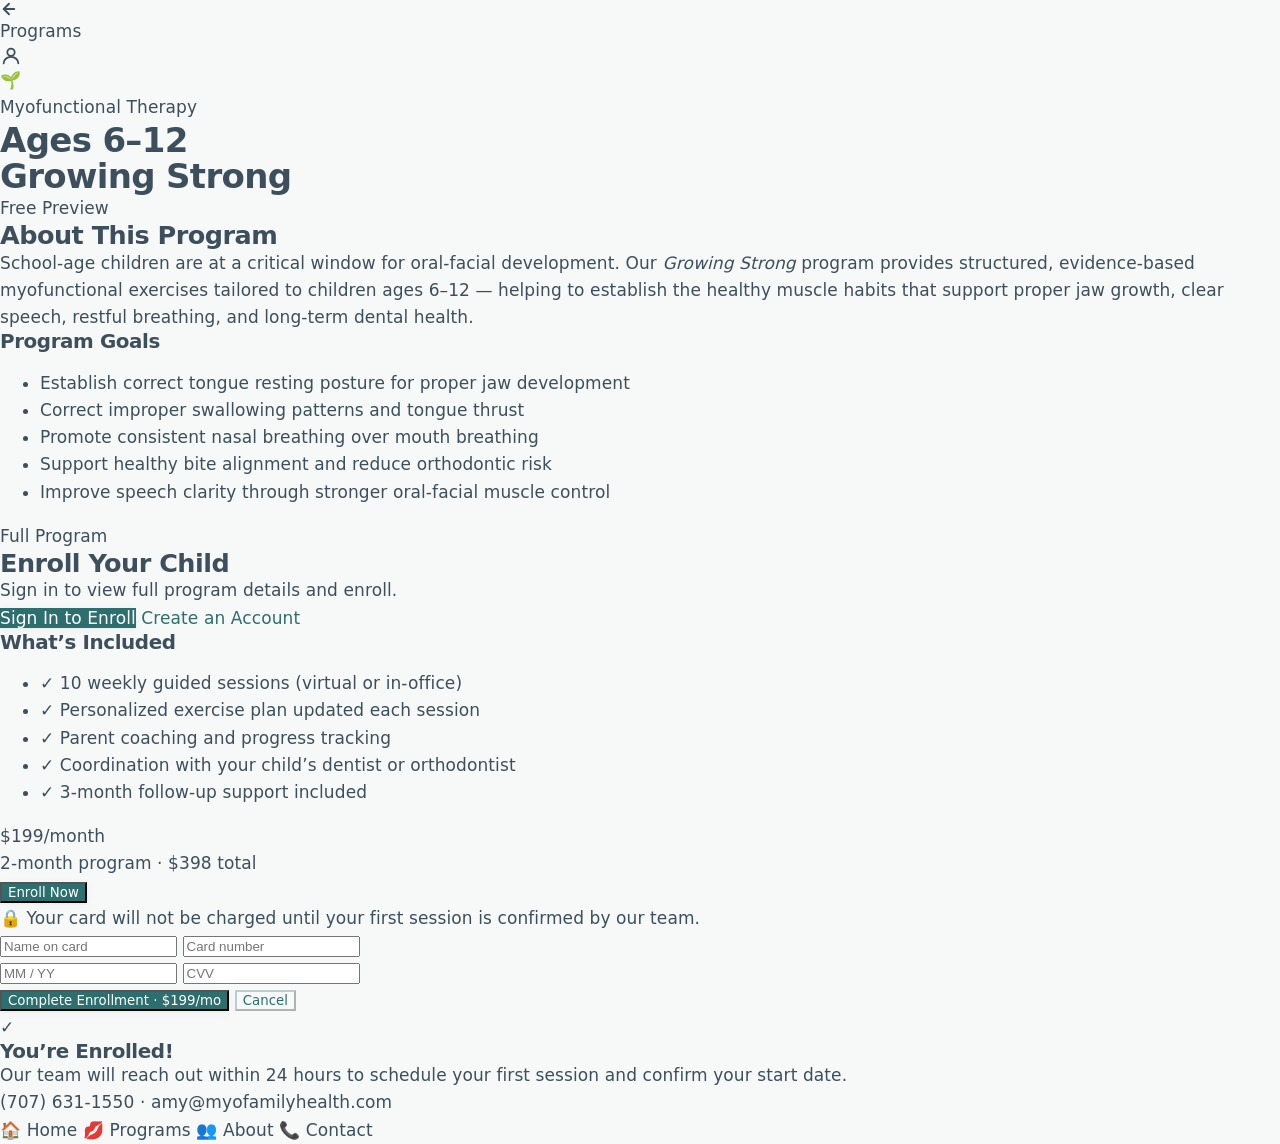
<file: service-growing.html>
<!DOCTYPE html>
<html lang="en">
<head>
  <meta charset="UTF-8" />
  <meta name="viewport" content="width=device-width, initial-scale=1.0, maximum-scale=1.0" />
  <title>Ages 6–12 · Growing Strong | Myo Family Health</title>
  <link rel="stylesheet" href="style.css" />
</head>
<body class="service-page">

  <header class="sub-header">
    <a href="index.html#services" class="back-btn">
      <svg width="18" height="18" viewBox="0 0 24 24" fill="none" stroke="currentColor" stroke-width="2.5" stroke-linecap="round" stroke-linejoin="round"><path d="M19 12H5"/><path d="M12 5l-7 7 7 7"/></svg>
      Programs
    </a>
    <a href="login.html" id="sp-acct" class="sub-header-acct">
      <svg width="22" height="22" viewBox="0 0 24 24" fill="none" stroke="currentColor" stroke-width="2" stroke-linecap="round"><circle cx="12" cy="8" r="4"/><path d="M4 20c0-4 3.58-7 8-7s8 3 8 7"/></svg>
    </a>
  </header>

  <div class="service-hero">
    <div class="service-hero-icon">🌱</div>
    <span class="service-hero-tag">Myofunctional Therapy</span>
    <h1>Ages 6–12<br/><span class="accent">Growing Strong</span></h1>
  </div>

  <main class="sub-main">
    <div class="sub-section">
      <span class="pill pill-free">Free Preview</span>
      <h2 class="sub-section-title">About This Program</h2>
      <p class="sub-desc">School-age children are at a critical window for oral-facial development. Our <em>Growing Strong</em> program provides structured, evidence-based myofunctional exercises tailored to children ages 6–12 — helping to establish the healthy muscle habits that support proper jaw growth, clear speech, restful breathing, and long-term dental health.</p>
      <h3 class="goals-heading">Program Goals</h3>
      <ul class="goals-list">
        <li>Establish correct tongue resting posture for proper jaw development</li>
        <li>Correct improper swallowing patterns and tongue thrust</li>
        <li>Promote consistent nasal breathing over mouth breathing</li>
        <li>Support healthy bite alignment and reduce orthodontic risk</li>
        <li>Improve speech clarity through stronger oral-facial muscle control</li>
      </ul>
    </div>

    <div class="sub-section">
      <span class="pill pill-paid">Full Program</span>
      <h2 class="sub-section-title">Enroll Your Child</h2>

      <div id="state-guest" class="state-block hidden">
        <p class="state-text">Sign in to view full program details and enroll.</p>
        <a href="login.html?next=service-growing.html" class="btn-primary">Sign In to Enroll</a>
        <a href="login.html?next=service-growing.html&tab=create" class="btn-ghost">Create an Account</a>
      </div>

      <div id="state-enroll" class="hidden">
        <div id="program-details">
          <h3 class="includes-title">What’s Included</h3>
          <ul class="includes-list">
            <li><span class="check">✓</span> 10 weekly guided sessions (virtual or in-office)</li>
            <li><span class="check">✓</span> Personalized exercise plan updated each session</li>
            <li><span class="check">✓</span> Parent coaching and progress tracking</li>
            <li><span class="check">✓</span> Coordination with your child’s dentist or orthodontist</li>
            <li><span class="check">✓</span> 3-month follow-up support included</li>
          </ul>
          <div class="price-box">
            <div class="price-row"><span class="price-amount">$199</span><span class="price-per">/month</span></div>
            <div class="price-note">2-month program &middot; $398 total</div>
          </div>
          <button class="btn-primary" onclick="showCheckout()">Enroll Now</button>
        </div>
        <div id="checkout-panel" class="checkout-form hidden">
          <p class="checkout-note">🔒 Your card will not be charged until your first session is confirmed by our team.</p>
          <input class="form-input" type="text" placeholder="Name on card" autocomplete="cc-name" />
          <input class="form-input" type="tel" placeholder="Card number" maxlength="19" autocomplete="cc-number" />
          <div class="card-split">
            <input class="form-input" type="tel" placeholder="MM / YY" maxlength="7" />
            <input class="form-input" type="tel" placeholder="CVV" maxlength="4" />
          </div>
          <button class="btn-primary" onclick="completeEnrollment()">Complete Enrollment &middot; $199/mo</button>
          <button class="btn-ghost" onclick="cancelCheckout()">Cancel</button>
        </div>
      </div>

      <div id="state-enrolled" class="hidden">
        <div class="enrolled-card">
          <div class="enrolled-icon">✓</div>
          <h3>You’re Enrolled!</h3>
          <p>Our team will reach out within 24 hours to schedule your first session and confirm your start date.</p>
          <div class="enrolled-links">
            <a href="tel:+17076311550">(707) 631-1550</a>
            <span>·</span>
            <a href="mailto:amy@myofamilyhealth.com">amy@myofamilyhealth.com</a>
          </div>
        </div>
      </div>
    </div>
  </main>

  <nav class="bottom-nav">
    <a href="index.html" class="nav-item">
      <span class="nav-icon">&#127968;</span>
      <span>Home</span>
    </a>
    <a href="index.html#services" class="nav-item active">
      <span class="nav-icon">&#128139;</span>
      <span>Programs</span>
    </a>
    <a href="index.html#about" class="nav-item">
      <span class="nav-icon">&#128101;</span>
      <span>About</span>
    </a>
    <a href="index.html#contact" class="nav-item">
      <span class="nav-icon">&#128222;</span>
      <span>Contact</span>
    </a>
  </nav>

  <script src="auth.js"></script>
  <script>
    const SID = 'growing';
    (function init() {
      const s = authSession();
      const acct = document.getElementById('sp-acct');
      if (s && acct) acct.onclick = e => { e.preventDefault(); if (confirm('Sign out?')) { authLogout(); location.reload(); } };
      if (!s) show('state-guest');
      else if (authHasPaid(SID)) show('state-enrolled');
      else show('state-enroll');
    })();
    function show(id) {
      ['state-guest','state-enroll','state-enrolled'].forEach(i => document.getElementById(i).classList.add('hidden'));
      document.getElementById(id).classList.remove('hidden');
    }
    function showCheckout() {
      document.getElementById('program-details').classList.add('hidden');
      document.getElementById('checkout-panel').classList.remove('hidden');
    }
    function cancelCheckout() {
      document.getElementById('checkout-panel').classList.add('hidden');
      document.getElementById('program-details').classList.remove('hidden');
    }
    function completeEnrollment() { authMarkPaid(SID); show('state-enrolled'); }
  </script>
</body>
</html>
</file>
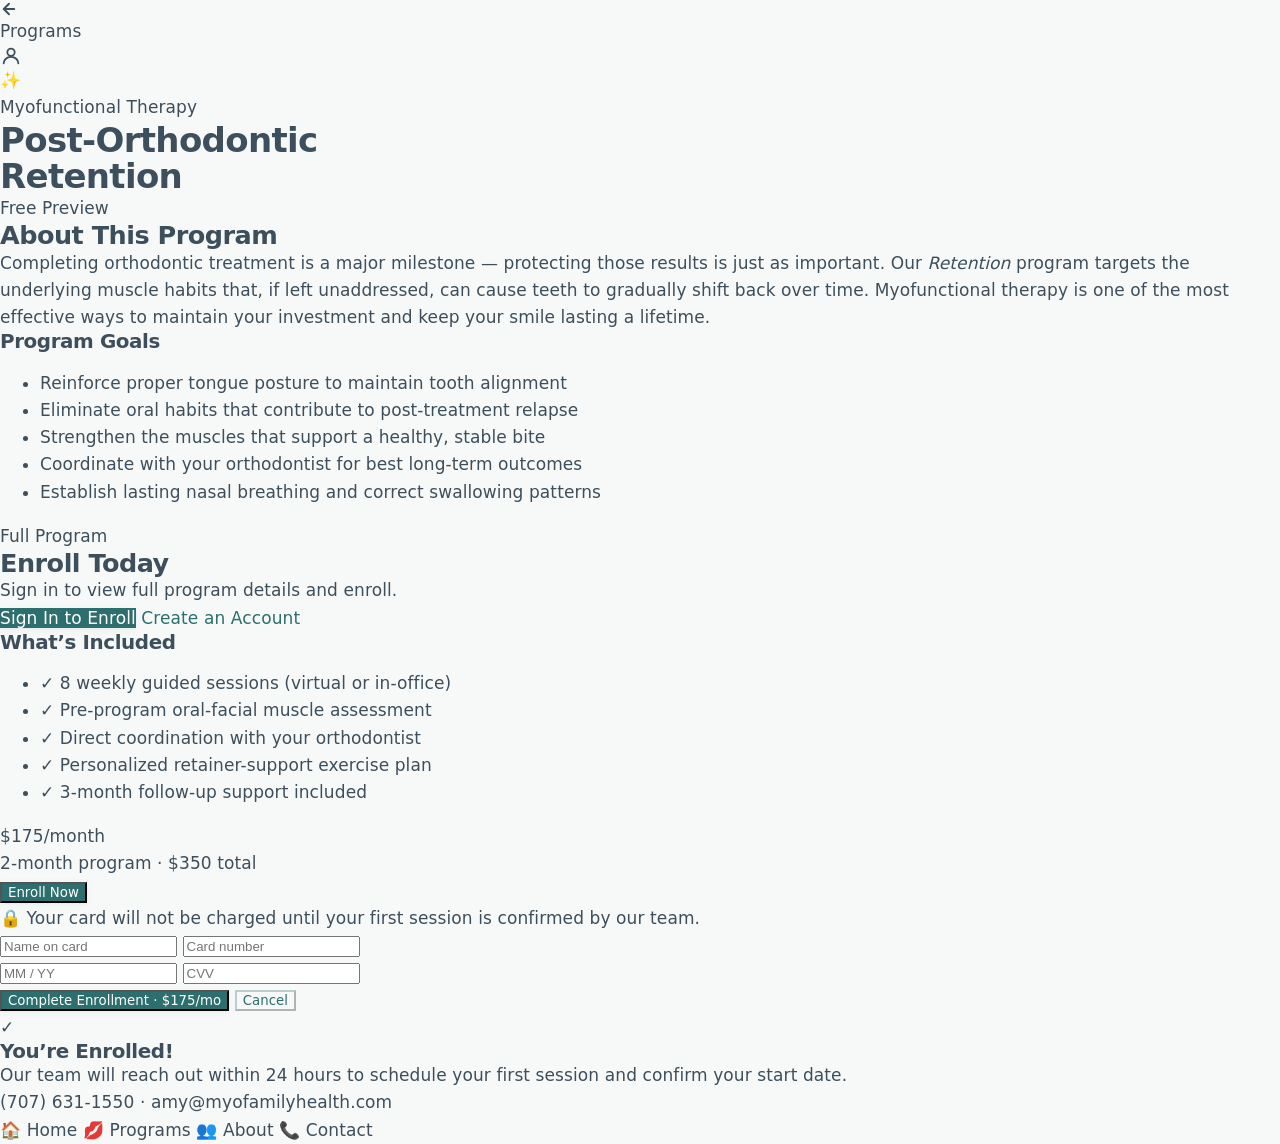
<file: service-ortho.html>
<!DOCTYPE html>
<html lang="en">
<head>
  <meta charset="UTF-8" />
  <meta name="viewport" content="width=device-width, initial-scale=1.0, maximum-scale=1.0" />
  <title>Post-Orthodontic · Retention | Myo Family Health</title>
  <link rel="stylesheet" href="style.css" />
</head>
<body class="service-page">

  <header class="sub-header">
    <a href="index.html#services" class="back-btn">
      <svg width="18" height="18" viewBox="0 0 24 24" fill="none" stroke="currentColor" stroke-width="2.5" stroke-linecap="round" stroke-linejoin="round"><path d="M19 12H5"/><path d="M12 5l-7 7 7 7"/></svg>
      Programs
    </a>
    <a href="login.html" id="sp-acct" class="sub-header-acct">
      <svg width="22" height="22" viewBox="0 0 24 24" fill="none" stroke="currentColor" stroke-width="2" stroke-linecap="round"><circle cx="12" cy="8" r="4"/><path d="M4 20c0-4 3.58-7 8-7s8 3 8 7"/></svg>
    </a>
  </header>

  <div class="service-hero">
    <div class="service-hero-icon">✨</div>
    <span class="service-hero-tag">Myofunctional Therapy</span>
    <h1>Post-Orthodontic<br/><span class="accent">Retention</span></h1>
  </div>

  <main class="sub-main">
    <div class="sub-section">
      <span class="pill pill-free">Free Preview</span>
      <h2 class="sub-section-title">About This Program</h2>
      <p class="sub-desc">Completing orthodontic treatment is a major milestone — protecting those results is just as important. Our <em>Retention</em> program targets the underlying muscle habits that, if left unaddressed, can cause teeth to gradually shift back over time. Myofunctional therapy is one of the most effective ways to maintain your investment and keep your smile lasting a lifetime.</p>
      <h3 class="goals-heading">Program Goals</h3>
      <ul class="goals-list">
        <li>Reinforce proper tongue posture to maintain tooth alignment</li>
        <li>Eliminate oral habits that contribute to post-treatment relapse</li>
        <li>Strengthen the muscles that support a healthy, stable bite</li>
        <li>Coordinate with your orthodontist for best long-term outcomes</li>
        <li>Establish lasting nasal breathing and correct swallowing patterns</li>
      </ul>
    </div>

    <div class="sub-section">
      <span class="pill pill-paid">Full Program</span>
      <h2 class="sub-section-title">Enroll Today</h2>

      <div id="state-guest" class="state-block hidden">
        <p class="state-text">Sign in to view full program details and enroll.</p>
        <a href="login.html?next=service-ortho.html" class="btn-primary">Sign In to Enroll</a>
        <a href="login.html?next=service-ortho.html&tab=create" class="btn-ghost">Create an Account</a>
      </div>

      <div id="state-enroll" class="hidden">
        <div id="program-details">
          <h3 class="includes-title">What’s Included</h3>
          <ul class="includes-list">
            <li><span class="check">✓</span> 8 weekly guided sessions (virtual or in-office)</li>
            <li><span class="check">✓</span> Pre-program oral-facial muscle assessment</li>
            <li><span class="check">✓</span> Direct coordination with your orthodontist</li>
            <li><span class="check">✓</span> Personalized retainer-support exercise plan</li>
            <li><span class="check">✓</span> 3-month follow-up support included</li>
          </ul>
          <div class="price-box">
            <div class="price-row"><span class="price-amount">$175</span><span class="price-per">/month</span></div>
            <div class="price-note">2-month program &middot; $350 total</div>
          </div>
          <button class="btn-primary" onclick="showCheckout()">Enroll Now</button>
        </div>
        <div id="checkout-panel" class="checkout-form hidden">
          <p class="checkout-note">🔒 Your card will not be charged until your first session is confirmed by our team.</p>
          <input class="form-input" type="text" placeholder="Name on card" autocomplete="cc-name" />
          <input class="form-input" type="tel" placeholder="Card number" maxlength="19" autocomplete="cc-number" />
          <div class="card-split">
            <input class="form-input" type="tel" placeholder="MM / YY" maxlength="7" />
            <input class="form-input" type="tel" placeholder="CVV" maxlength="4" />
          </div>
          <button class="btn-primary" onclick="completeEnrollment()">Complete Enrollment &middot; $175/mo</button>
          <button class="btn-ghost" onclick="cancelCheckout()">Cancel</button>
        </div>
      </div>

      <div id="state-enrolled" class="hidden">
        <div class="enrolled-card">
          <div class="enrolled-icon">✓</div>
          <h3>You’re Enrolled!</h3>
          <p>Our team will reach out within 24 hours to schedule your first session and confirm your start date.</p>
          <div class="enrolled-links">
            <a href="tel:+17076311550">(707) 631-1550</a>
            <span>·</span>
            <a href="mailto:amy@myofamilyhealth.com">amy@myofamilyhealth.com</a>
          </div>
        </div>
      </div>
    </div>
  </main>

  <nav class="bottom-nav">
    <a href="index.html" class="nav-item">
      <span class="nav-icon">&#127968;</span>
      <span>Home</span>
    </a>
    <a href="index.html#services" class="nav-item active">
      <span class="nav-icon">&#128139;</span>
      <span>Programs</span>
    </a>
    <a href="index.html#about" class="nav-item">
      <span class="nav-icon">&#128101;</span>
      <span>About</span>
    </a>
    <a href="index.html#contact" class="nav-item">
      <span class="nav-icon">&#128222;</span>
      <span>Contact</span>
    </a>
  </nav>

  <script src="auth.js"></script>
  <script>
    const SID = 'ortho';
    (function init() {
      const s = authSession();
      const acct = document.getElementById('sp-acct');
      if (s && acct) acct.onclick = e => { e.preventDefault(); if (confirm('Sign out?')) { authLogout(); location.reload(); } };
      if (!s) show('state-guest');
      else if (authHasPaid(SID)) show('state-enrolled');
      else show('state-enroll');
    })();
    function show(id) {
      ['state-guest','state-enroll','state-enrolled'].forEach(i => document.getElementById(i).classList.add('hidden'));
      document.getElementById(id).classList.remove('hidden');
    }
    function showCheckout() {
      document.getElementById('program-details').classList.add('hidden');
      document.getElementById('checkout-panel').classList.remove('hidden');
    }
    function cancelCheckout() {
      document.getElementById('checkout-panel').classList.add('hidden');
      document.getElementById('program-details').classList.remove('hidden');
    }
    function completeEnrollment() { authMarkPaid(SID); show('state-enrolled'); }
  </script>
</body>
</html>
</file>
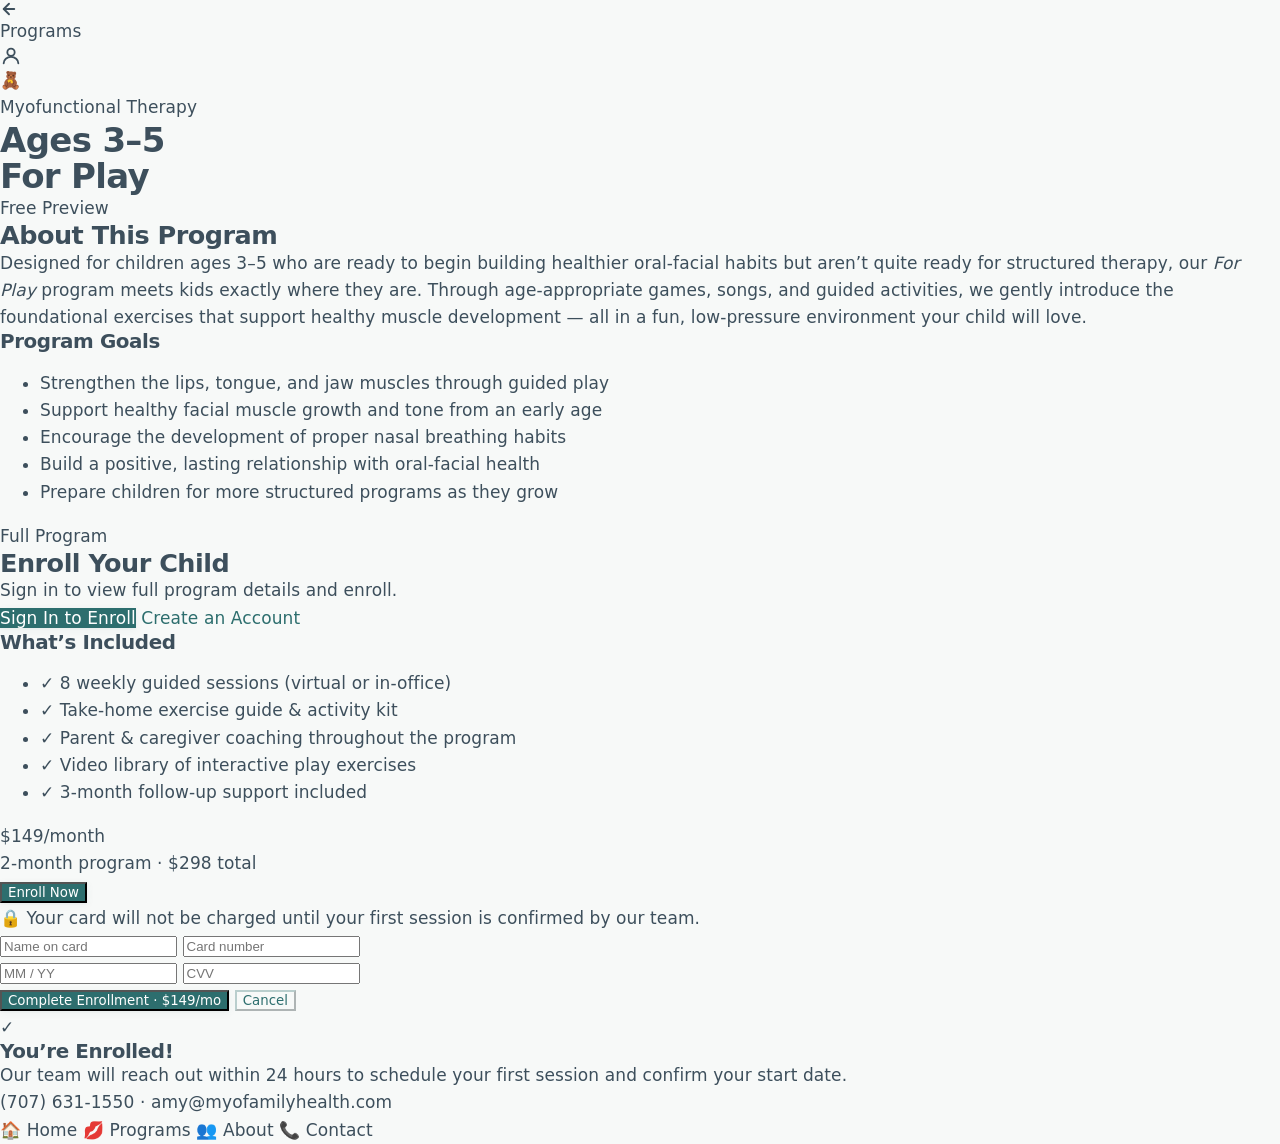
<file: service-play.html>
<!DOCTYPE html>
<html lang="en">
<head>
  <meta charset="UTF-8" />
  <meta name="viewport" content="width=device-width, initial-scale=1.0, maximum-scale=1.0" />
  <title>Ages 3–5 · For Play | Myo Family Health</title>
  <link rel="stylesheet" href="style.css" />
</head>
<body class="service-page">

  <header class="sub-header">
    <a href="index.html#services" class="back-btn">
      <svg width="18" height="18" viewBox="0 0 24 24" fill="none" stroke="currentColor" stroke-width="2.5" stroke-linecap="round" stroke-linejoin="round"><path d="M19 12H5"/><path d="M12 5l-7 7 7 7"/></svg>
      Programs
    </a>
    <a href="login.html" id="sp-acct" class="sub-header-acct">
      <svg width="22" height="22" viewBox="0 0 24 24" fill="none" stroke="currentColor" stroke-width="2" stroke-linecap="round"><circle cx="12" cy="8" r="4"/><path d="M4 20c0-4 3.58-7 8-7s8 3 8 7"/></svg>
    </a>
  </header>

  <div class="service-hero">
    <div class="service-hero-icon">🧸</div>
    <span class="service-hero-tag">Myofunctional Therapy</span>
    <h1>Ages 3–5<br/><span class="accent">For Play</span></h1>
  </div>

  <main class="sub-main">
    <div class="sub-section">
      <span class="pill pill-free">Free Preview</span>
      <h2 class="sub-section-title">About This Program</h2>
      <p class="sub-desc">Designed for children ages 3–5 who are ready to begin building healthier oral-facial habits but aren’t quite ready for structured therapy, our <em>For Play</em> program meets kids exactly where they are. Through age-appropriate games, songs, and guided activities, we gently introduce the foundational exercises that support healthy muscle development — all in a fun, low-pressure environment your child will love.</p>
      <h3 class="goals-heading">Program Goals</h3>
      <ul class="goals-list">
        <li>Strengthen the lips, tongue, and jaw muscles through guided play</li>
        <li>Support healthy facial muscle growth and tone from an early age</li>
        <li>Encourage the development of proper nasal breathing habits</li>
        <li>Build a positive, lasting relationship with oral-facial health</li>
        <li>Prepare children for more structured programs as they grow</li>
      </ul>
    </div>

    <div class="sub-section">
      <span class="pill pill-paid">Full Program</span>
      <h2 class="sub-section-title">Enroll Your Child</h2>

      <div id="state-guest" class="state-block hidden">
        <p class="state-text">Sign in to view full program details and enroll.</p>
        <a href="login.html?next=service-play.html" class="btn-primary">Sign In to Enroll</a>
        <a href="login.html?next=service-play.html&tab=create" class="btn-ghost">Create an Account</a>
      </div>

      <div id="state-enroll" class="hidden">
        <div id="program-details">
          <h3 class="includes-title">What’s Included</h3>
          <ul class="includes-list">
            <li><span class="check">✓</span> 8 weekly guided sessions (virtual or in-office)</li>
            <li><span class="check">✓</span> Take-home exercise guide &amp; activity kit</li>
            <li><span class="check">✓</span> Parent &amp; caregiver coaching throughout the program</li>
            <li><span class="check">✓</span> Video library of interactive play exercises</li>
            <li><span class="check">✓</span> 3-month follow-up support included</li>
          </ul>
          <div class="price-box">
            <div class="price-row"><span class="price-amount">$149</span><span class="price-per">/month</span></div>
            <div class="price-note">2-month program &middot; $298 total</div>
          </div>
          <button class="btn-primary" onclick="showCheckout()">Enroll Now</button>
        </div>
        <div id="checkout-panel" class="checkout-form hidden">
          <p class="checkout-note">🔒 Your card will not be charged until your first session is confirmed by our team.</p>
          <input class="form-input" type="text" placeholder="Name on card" autocomplete="cc-name" />
          <input class="form-input" type="tel" placeholder="Card number" maxlength="19" autocomplete="cc-number" />
          <div class="card-split">
            <input class="form-input" type="tel" placeholder="MM / YY" maxlength="7" />
            <input class="form-input" type="tel" placeholder="CVV" maxlength="4" />
          </div>
          <button class="btn-primary" onclick="completeEnrollment()">Complete Enrollment &middot; $149/mo</button>
          <button class="btn-ghost" onclick="cancelCheckout()">Cancel</button>
        </div>
      </div>

      <div id="state-enrolled" class="hidden">
        <div class="enrolled-card">
          <div class="enrolled-icon">✓</div>
          <h3>You’re Enrolled!</h3>
          <p>Our team will reach out within 24 hours to schedule your first session and confirm your start date.</p>
          <div class="enrolled-links">
            <a href="tel:+17076311550">(707) 631-1550</a>
            <span>·</span>
            <a href="mailto:amy@myofamilyhealth.com">amy@myofamilyhealth.com</a>
          </div>
        </div>
      </div>
    </div>
  </main>

  <nav class="bottom-nav">
    <a href="index.html" class="nav-item">
      <span class="nav-icon">&#127968;</span>
      <span>Home</span>
    </a>
    <a href="index.html#services" class="nav-item active">
      <span class="nav-icon">&#128139;</span>
      <span>Programs</span>
    </a>
    <a href="index.html#about" class="nav-item">
      <span class="nav-icon">&#128101;</span>
      <span>About</span>
    </a>
    <a href="index.html#contact" class="nav-item">
      <span class="nav-icon">&#128222;</span>
      <span>Contact</span>
    </a>
  </nav>

  <script src="auth.js"></script>
  <script>
    const SID = 'play';
    (function init() {
      const s = authSession();
      const acct = document.getElementById('sp-acct');
      if (s && acct) acct.onclick = e => { e.preventDefault(); if (confirm('Sign out?')) { authLogout(); location.reload(); } };
      if (!s) show('state-guest');
      else if (authHasPaid(SID)) show('state-enrolled');
      else show('state-enroll');
    })();
    function show(id) {
      ['state-guest','state-enroll','state-enrolled'].forEach(i => document.getElementById(i).classList.add('hidden'));
      document.getElementById(id).classList.remove('hidden');
    }
    function showCheckout() {
      document.getElementById('program-details').classList.add('hidden');
      document.getElementById('checkout-panel').classList.remove('hidden');
    }
    function cancelCheckout() {
      document.getElementById('checkout-panel').classList.add('hidden');
      document.getElementById('program-details').classList.remove('hidden');
    }
    function completeEnrollment() { authMarkPaid(SID); show('state-enrolled'); }
  </script>
</body>
</html>
</file>
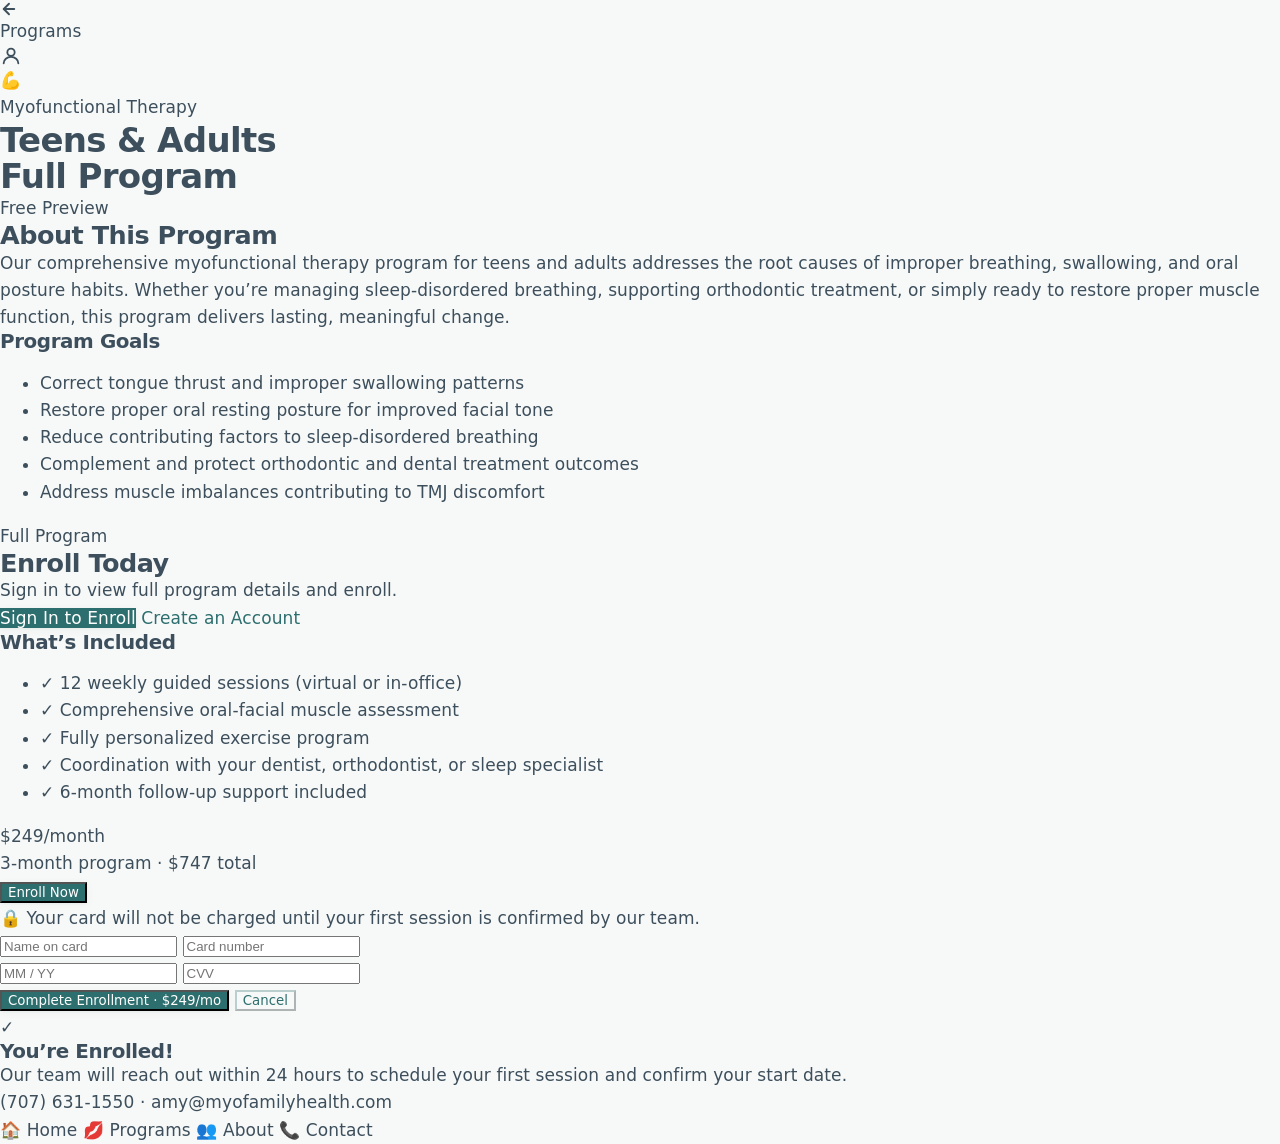
<file: service-teen.html>
<!DOCTYPE html>
<html lang="en">
<head>
  <meta charset="UTF-8" />
  <meta name="viewport" content="width=device-width, initial-scale=1.0, maximum-scale=1.0" />
  <title>Teens &amp; Adults | Myo Family Health</title>
  <link rel="stylesheet" href="style.css" />
</head>
<body class="service-page">

  <header class="sub-header">
    <a href="index.html#services" class="back-btn">
      <svg width="18" height="18" viewBox="0 0 24 24" fill="none" stroke="currentColor" stroke-width="2.5" stroke-linecap="round" stroke-linejoin="round"><path d="M19 12H5"/><path d="M12 5l-7 7 7 7"/></svg>
      Programs
    </a>
    <a href="login.html" id="sp-acct" class="sub-header-acct">
      <svg width="22" height="22" viewBox="0 0 24 24" fill="none" stroke="currentColor" stroke-width="2" stroke-linecap="round"><circle cx="12" cy="8" r="4"/><path d="M4 20c0-4 3.58-7 8-7s8 3 8 7"/></svg>
    </a>
  </header>

  <div class="service-hero">
    <div class="service-hero-icon">💪</div>
    <span class="service-hero-tag">Myofunctional Therapy</span>
    <h1>Teens &amp; Adults<br/><span class="accent">Full Program</span></h1>
  </div>

  <main class="sub-main">
    <div class="sub-section">
      <span class="pill pill-free">Free Preview</span>
      <h2 class="sub-section-title">About This Program</h2>
      <p class="sub-desc">Our comprehensive myofunctional therapy program for teens and adults addresses the root causes of improper breathing, swallowing, and oral posture habits. Whether you’re managing sleep-disordered breathing, supporting orthodontic treatment, or simply ready to restore proper muscle function, this program delivers lasting, meaningful change.</p>
      <h3 class="goals-heading">Program Goals</h3>
      <ul class="goals-list">
        <li>Correct tongue thrust and improper swallowing patterns</li>
        <li>Restore proper oral resting posture for improved facial tone</li>
        <li>Reduce contributing factors to sleep-disordered breathing</li>
        <li>Complement and protect orthodontic and dental treatment outcomes</li>
        <li>Address muscle imbalances contributing to TMJ discomfort</li>
      </ul>
    </div>

    <div class="sub-section">
      <span class="pill pill-paid">Full Program</span>
      <h2 class="sub-section-title">Enroll Today</h2>

      <div id="state-guest" class="state-block hidden">
        <p class="state-text">Sign in to view full program details and enroll.</p>
        <a href="login.html?next=service-teen.html" class="btn-primary">Sign In to Enroll</a>
        <a href="login.html?next=service-teen.html&tab=create" class="btn-ghost">Create an Account</a>
      </div>

      <div id="state-enroll" class="hidden">
        <div id="program-details">
          <h3 class="includes-title">What’s Included</h3>
          <ul class="includes-list">
            <li><span class="check">✓</span> 12 weekly guided sessions (virtual or in-office)</li>
            <li><span class="check">✓</span> Comprehensive oral-facial muscle assessment</li>
            <li><span class="check">✓</span> Fully personalized exercise program</li>
            <li><span class="check">✓</span> Coordination with your dentist, orthodontist, or sleep specialist</li>
            <li><span class="check">✓</span> 6-month follow-up support included</li>
          </ul>
          <div class="price-box">
            <div class="price-row"><span class="price-amount">$249</span><span class="price-per">/month</span></div>
            <div class="price-note">3-month program &middot; $747 total</div>
          </div>
          <button class="btn-primary" onclick="showCheckout()">Enroll Now</button>
        </div>
        <div id="checkout-panel" class="checkout-form hidden">
          <p class="checkout-note">🔒 Your card will not be charged until your first session is confirmed by our team.</p>
          <input class="form-input" type="text" placeholder="Name on card" autocomplete="cc-name" />
          <input class="form-input" type="tel" placeholder="Card number" maxlength="19" autocomplete="cc-number" />
          <div class="card-split">
            <input class="form-input" type="tel" placeholder="MM / YY" maxlength="7" />
            <input class="form-input" type="tel" placeholder="CVV" maxlength="4" />
          </div>
          <button class="btn-primary" onclick="completeEnrollment()">Complete Enrollment &middot; $249/mo</button>
          <button class="btn-ghost" onclick="cancelCheckout()">Cancel</button>
        </div>
      </div>

      <div id="state-enrolled" class="hidden">
        <div class="enrolled-card">
          <div class="enrolled-icon">✓</div>
          <h3>You’re Enrolled!</h3>
          <p>Our team will reach out within 24 hours to schedule your first session and confirm your start date.</p>
          <div class="enrolled-links">
            <a href="tel:+17076311550">(707) 631-1550</a>
            <span>·</span>
            <a href="mailto:amy@myofamilyhealth.com">amy@myofamilyhealth.com</a>
          </div>
        </div>
      </div>
    </div>
  </main>

  <nav class="bottom-nav">
    <a href="index.html" class="nav-item">
      <span class="nav-icon">&#127968;</span>
      <span>Home</span>
    </a>
    <a href="index.html#services" class="nav-item active">
      <span class="nav-icon">&#128139;</span>
      <span>Programs</span>
    </a>
    <a href="index.html#about" class="nav-item">
      <span class="nav-icon">&#128101;</span>
      <span>About</span>
    </a>
    <a href="index.html#contact" class="nav-item">
      <span class="nav-icon">&#128222;</span>
      <span>Contact</span>
    </a>
  </nav>

  <script src="auth.js"></script>
  <script>
    const SID = 'teen';
    (function init() {
      const s = authSession();
      const acct = document.getElementById('sp-acct');
      if (s && acct) acct.onclick = e => { e.preventDefault(); if (confirm('Sign out?')) { authLogout(); location.reload(); } };
      if (!s) show('state-guest');
      else if (authHasPaid(SID)) show('state-enrolled');
      else show('state-enroll');
    })();
    function show(id) {
      ['state-guest','state-enroll','state-enrolled'].forEach(i => document.getElementById(i).classList.add('hidden'));
      document.getElementById(id).classList.remove('hidden');
    }
    function showCheckout() {
      document.getElementById('program-details').classList.add('hidden');
      document.getElementById('checkout-panel').classList.remove('hidden');
    }
    function cancelCheckout() {
      document.getElementById('checkout-panel').classList.add('hidden');
      document.getElementById('program-details').classList.remove('hidden');
    }
    function completeEnrollment() { authMarkPaid(SID); show('state-enrolled'); }
  </script>
</body>
</html>
</file>
<file: style.css>
/* ============================================================
   Myo Family Health — single-page site
   Design tokens + components
   ============================================================ */

:root {
  /* Brand palette */
  --teal:        #2D6E6E;
  --teal-deep:   #235757;
  --teal-soft:   #3E8585;
  --mint:        #E8F4F2;
  --mint-deep:   #D6EBE7;
  --slate:       #3D4F5C;
  --slate-soft:  #5E707C;
  --slate-faint: #8A99A2;
  --offwhite:    #F7F9F8;
  --white:       #FFFFFF;
  --sage:        oklch(0.78 0.05 155);   /* soft botanical accent */
  --sage-deep:   oklch(0.66 0.06 158);
  --sand:        oklch(0.93 0.03 75);    /* warm neutral for family warmth */
  --line:        rgba(61, 79, 92, 0.10);

  /* Type */
  --font-sans: "DM Sans", system-ui, -apple-system, sans-serif;
  --font-serif: "Newsreader", Georgia, serif;

  /* Radii */
  --r-sm: 14px;
  --r-md: 22px;
  --r-lg: 32px;
  --r-xl: 44px;
  --r-pill: 999px;

  /* Shadows */
  --sh-sm: 0 2px 8px rgba(45, 110, 110, 0.06), 0 1px 2px rgba(61, 79, 92, 0.04);
  --sh-md: 0 12px 32px -12px rgba(45, 110, 110, 0.18), 0 4px 12px -6px rgba(61, 79, 92, 0.08);
  --sh-lg: 0 30px 70px -28px rgba(35, 87, 87, 0.32), 0 10px 24px -12px rgba(61, 79, 92, 0.10);
  --glow:  0 8px 28px -6px rgba(45, 110, 110, 0.45);

  /* Layout */
  --maxw: 1200px;
  --gutter: clamp(20px, 5vw, 64px);
  --nav-h: 76px;
}

* { box-sizing: border-box; }

html {
  scroll-behavior: smooth;
  scroll-padding-top: calc(var(--nav-h) + 16px);
  -webkit-text-size-adjust: 100%;
}

body {
  margin: 0;
  font-family: var(--font-sans);
  color: var(--slate);
  background: var(--offwhite);
  line-height: 1.6;
  font-size: 17px;
  letter-spacing: 0.1px;
  -webkit-font-smoothing: antialiased;
  text-rendering: optimizeLegibility;
  overflow-x: hidden;
}

h1, h2, h3, h4 {
  margin: 0;
  font-weight: 700;
  line-height: 1.08;
  letter-spacing: -0.02em;
  color: var(--slate);
  text-wrap: balance;
}

p { margin: 0; text-wrap: pretty; }
a { color: inherit; text-decoration: none; }
img, svg { display: block; }
button { font-family: inherit; cursor: pointer; }

.wrap {
  width: 100%;
  max-width: var(--maxw);
  margin-inline: auto;
  padding-inline: var(--gutter);
}

.eyebrow {
  display: inline-flex;
  align-items: center;
  gap: 9px;
  font-size: 13px;
  font-weight: 600;
  letter-spacing: 0.16em;
  text-transform: uppercase;
  color: var(--teal);
}
.eyebrow::before {
  content: "";
  width: 22px; height: 2px;
  background: var(--sage-deep);
  border-radius: 2px;
}

.serif-accent {
  font-family: var(--font-serif);
  font-style: italic;
  font-weight: 400;
  letter-spacing: -0.01em;
}

/* ===================== Buttons ===================== */
.btn {
  display: inline-flex;
  align-items: center;
  justify-content: center;
  gap: 10px;
  font-size: 15.5px;
  font-weight: 600;
  letter-spacing: 0.01em;
  padding: 15px 28px;
  border-radius: var(--r-pill);
  border: 1.5px solid transparent;
  transition: transform .25s cubic-bezier(.2,.7,.3,1), box-shadow .25s ease, background .25s ease, color .25s ease, border-color .25s ease;
  white-space: nowrap;
}
.btn svg { width: 18px; height: 18px; transition: transform .25s ease; }

.btn-primary {
  background: var(--teal);
  color: #fff;
  box-shadow: var(--sh-sm);
}
.btn-primary:hover {
  background: var(--teal-deep);
  box-shadow: var(--glow);
  transform: translateY(-2px);
}
.btn-primary:hover svg { transform: translateX(4px); }

.btn-ghost {
  background: transparent;
  color: var(--teal);
  border-color: rgba(45, 110, 110, 0.30);
}
.btn-ghost:hover {
  background: var(--mint);
  border-color: var(--teal);
  transform: translateY(-2px);
}

.btn-lg { padding: 18px 36px; font-size: 17px; }

/* ===================== Nav ===================== */
.nav {
  position: fixed;
  inset: 0 0 auto 0;
  height: var(--nav-h);
  z-index: 100;
  display: flex;
  align-items: center;
  background: rgba(247, 249, 248, 0.72);
  backdrop-filter: blur(18px) saturate(140%);
  -webkit-backdrop-filter: blur(18px) saturate(140%);
  border-bottom: 1px solid transparent;
  transition: border-color .3s ease, background .3s ease, box-shadow .3s ease;
}
.nav.scrolled {
  border-bottom-color: var(--line);
  box-shadow: 0 6px 24px -18px rgba(61,79,92,.4);
}
.nav .wrap {
  display: flex;
  align-items: center;
  gap: 24px;
  width: 100%;
}

.brand {
  display: inline-flex;
  align-items: center;
  gap: 12px;
  margin-right: auto;
}
.brand .mark {
  width: 42px; height: 42px;
  flex: none;
  color: var(--teal);
}
.brand .wordmark {
  display: flex;
  flex-direction: column;
  line-height: 1.05;
}
.brand .wordmark b {
  font-size: 18px;
  font-weight: 700;
  letter-spacing: -0.02em;
  color: var(--teal);
}
.brand .wordmark span {
  font-size: 10.5px;
  font-weight: 600;
  letter-spacing: 0.22em;
  text-transform: uppercase;
  color: var(--slate-faint);
}

.nav-links {
  display: flex;
  align-items: center;
  gap: 4px;
}
.nav-links a {
  position: relative;
  padding: 9px 15px;
  font-size: 15px;
  font-weight: 500;
  color: var(--slate);
  border-radius: var(--r-pill);
  transition: color .2s ease, background .2s ease;
}
.nav-links a::after {
  content: "";
  position: absolute;
  left: 15px; right: 15px; bottom: 5px;
  height: 2px;
  background: var(--teal);
  border-radius: 2px;
  transform: scaleX(0);
  transform-origin: left;
  transition: transform .28s cubic-bezier(.2,.7,.3,1);
}
.nav-links a:hover { color: var(--teal); }
.nav-links a:hover::after,
.nav-links a.active::after { transform: scaleX(1); }

.nav-social {
  display: flex;
  align-items: center;
  gap: 2px;
}
.nav-social a {
  display: grid;
  place-items: center;
  width: 36px; height: 36px;
  color: var(--slate-soft);
  border-radius: 50%;
  transition: color .2s ease, background .2s ease, transform .2s ease;
}
.nav-social a:hover { color: var(--teal); background: var(--mint); transform: translateY(-1px); }
.nav-social svg { width: 18px; height: 18px; }

.nav-cta { margin-left: 6px; }
.nav-cta .btn { padding: 12px 22px; font-size: 14.5px; }

.nav-toggle {
  display: none;
  width: 44px; height: 44px;
  border: 1px solid var(--line);
  background: var(--white);
  border-radius: 12px;
  padding: 0;
  place-items: center;
}
.nav-toggle span {
  position: relative;
  width: 20px; height: 2px;
  background: var(--slate);
  border-radius: 2px;
  transition: transform .3s ease, opacity .2s ease;
}
.nav-toggle span::before,
.nav-toggle span::after {
  content: "";
  position: absolute; left: 0;
  width: 20px; height: 2px;
  background: var(--slate);
  border-radius: 2px;
  transition: transform .3s ease;
}
.nav-toggle span::before { top: -6px; }
.nav-toggle span::after { top: 6px; }
.nav-toggle.open span { background: transparent; }
.nav-toggle.open span::before { transform: translateY(6px) rotate(45deg); }
.nav-toggle.open span::after { transform: translateY(-6px) rotate(-45deg); }

/* Mobile drawer */
.mobile-menu {
  position: fixed;
  inset: var(--nav-h) 0 auto 0;
  z-index: 99;
  background: rgba(247, 249, 248, 0.97);
  backdrop-filter: blur(20px);
  -webkit-backdrop-filter: blur(20px);
  border-bottom: 1px solid var(--line);
  padding: 16px var(--gutter) 28px;
  transform: translateY(-12px);
  opacity: 0;
  pointer-events: none;
  transition: transform .32s cubic-bezier(.2,.7,.3,1), opacity .28s ease;
}
.mobile-menu.open { transform: translateY(0); opacity: 1; pointer-events: auto; }
.mobile-menu a {
  display: block;
  padding: 14px 8px;
  font-size: 19px;
  font-weight: 500;
  border-bottom: 1px solid var(--line);
}
.mobile-menu .btn { width: 100%; margin-top: 20px; }
.mobile-menu .m-social { display: flex; gap: 10px; margin-top: 22px; justify-content: center; }
.mobile-menu .m-social a { border: none; padding: 0; width: 46px; height: 46px; display: grid; place-items: center; background: var(--mint); border-radius: 50%; color: var(--teal); }

/* ===================== Hero ===================== */
.hero {
  position: relative;
  min-height: min(92vh, 880px);
  display: flex;
  align-items: center;
  padding-top: var(--nav-h);
  overflow: hidden;
}
.hero-photo {
  position: absolute;
  inset: 0;
  z-index: 0;
}
.hero-overlay {
  position: absolute;
  inset: 0;
  z-index: 1;
  background:
    linear-gradient(100deg, var(--offwhite) 0%, rgba(232,244,242,0.86) 38%, rgba(232,244,242,0.30) 64%, rgba(232,244,242,0) 88%);
}
.hero .wrap { position: relative; z-index: 2; width: 100%; }
.hero-inner { max-width: 620px; padding-block: clamp(40px, 8vh, 96px); }
.hero h1 {
  font-size: clamp(44px, 7vw, 82px);
  line-height: 0.98;
  margin: 22px 0 0;
}
.hero h1 .serif-accent { color: var(--teal); display: block; }
.hero .sub {
  margin-top: 26px;
  font-size: clamp(18px, 2.2vw, 22px);
  color: var(--slate-soft);
  max-width: 30em;
  font-weight: 400;
}
.hero-ctas {
  display: flex;
  flex-wrap: wrap;
  gap: 14px;
  margin-top: 38px;
}
.hero-trust {
  display: flex;
  align-items: center;
  gap: 20px;
  margin-top: 40px;
  flex-wrap: wrap;
  color: var(--slate-soft);
  font-size: 14px;
}
.hero-trust .dot { width: 5px; height: 5px; border-radius: 50%; background: var(--sage-deep); }
.hero-trust b { color: var(--slate); font-weight: 700; }

/* breathing badge ring */
.breath-ring {
  position: absolute;
  right: clamp(-120px, 6vw, 60px);
  bottom: clamp(-120px, 4vw, 40px);
  width: clamp(280px, 34vw, 520px);
  aspect-ratio: 1;
  border-radius: 50%;
  z-index: 2;
  pointer-events: none;
  background: radial-gradient(circle, rgba(255,255,255,0) 56%, rgba(45,110,110,0.10) 57%, rgba(45,110,110,0) 60%);
}
.breath-ring::before, .breath-ring::after {
  content: "";
  position: absolute; inset: 18%;
  border-radius: 50%;
  border: 1.5px solid rgba(45,110,110,0.16);
  animation: breathe 7s ease-in-out infinite;
}
.breath-ring::after { inset: 32%; animation-delay: .6s; border-color: rgba(127,169,142,0.30); }
@keyframes breathe {
  0%, 100% { transform: scale(0.86); opacity: .5; }
  50%      { transform: scale(1.04); opacity: 1; }
}

/* ===================== Section scaffolding ===================== */
section { position: relative; }
.section-pad { padding-block: clamp(72px, 11vw, 132px); }
.section-head { max-width: 720px; }
.section-head h2 {
  font-size: clamp(32px, 4.6vw, 52px);
  margin-top: 16px;
}
.section-head .lead {
  margin-top: 18px;
  font-size: clamp(17px, 1.6vw, 20px);
  color: var(--slate-soft);
}
.accent-underline {
  position: relative;
  display: inline;
  background-image: linear-gradient(transparent 62%, rgba(127,169,142,0.42) 62%);
  background-repeat: no-repeat;
  background-size: 100% 100%;
}

/* ===================== About ===================== */
.about { background: var(--white); }
.about-grid {
  display: grid;
  grid-template-columns: 1.05fr 0.95fr;
  gap: clamp(36px, 5vw, 80px);
  align-items: center;
}
.about-copy p + p { margin-top: 18px; color: var(--slate-soft); }
.about-copy p.big { font-size: 20px; color: var(--slate); font-weight: 500; }
.about-badges {
  display: flex;
  flex-wrap: wrap;
  gap: 12px;
  margin-top: 30px;
}
.badge {
  display: inline-flex;
  align-items: center;
  gap: 10px;
  padding: 11px 18px 11px 12px;
  background: var(--mint);
  border-radius: var(--r-pill);
  font-size: 14.5px;
  font-weight: 600;
  color: var(--teal-deep);
}
.badge .ic {
  display: grid; place-items: center;
  width: 30px; height: 30px;
  background: var(--white);
  border-radius: 50%;
  color: var(--teal);
}
.badge .ic svg { width: 17px; height: 17px; }

.about-visual { position: relative; }
.about-visual .ph { aspect-ratio: 4/5; border-radius: var(--r-lg); }
.about-float {
  position: absolute;
  left: -28px; bottom: 36px;
  background: var(--white);
  border-radius: var(--r-md);
  box-shadow: var(--sh-lg);
  padding: 18px 22px;
  display: flex;
  align-items: center;
  gap: 14px;
  max-width: 250px;
}
.about-float .leaf {
  display: grid; place-items: center;
  width: 46px; height: 46px; flex: none;
  background: var(--mint); color: var(--teal);
  border-radius: 14px;
}
.about-float .leaf svg { width: 24px; height: 24px; }
.about-float b { display: block; font-size: 15px; color: var(--slate); }
.about-float span { font-size: 13px; color: var(--slate-soft); }

/* ===================== Symptoms ===================== */
.symptoms { background: linear-gradient(180deg, var(--offwhite), var(--mint) 120%); }
.symptoms-grid {
  display: grid;
  grid-template-columns: 0.85fr 1.15fr;
  gap: clamp(36px, 5vw, 72px);
  align-items: center;
}
.symptoms-visual .ph { aspect-ratio: 3/4; border-radius: var(--r-lg); }
.symptoms-visual { position: relative; }

.check-list {
  display: grid;
  grid-template-columns: repeat(2, 1fr);
  gap: 12px;
  margin-top: 30px;
}
.check-item {
  display: flex;
  align-items: flex-start;
  gap: 14px;
  background: var(--white);
  border: 1px solid var(--line);
  border-radius: var(--r-sm);
  padding: 16px 18px;
  font-size: 15.5px;
  font-weight: 500;
  color: var(--slate);
  transition: transform .25s ease, box-shadow .25s ease, border-color .25s ease;
}
.check-item:hover {
  transform: translateY(-3px);
  box-shadow: var(--sh-md);
  border-color: transparent;
}
.check-item .ic {
  display: grid; place-items: center;
  width: 36px; height: 36px; flex: none;
  background: var(--mint); color: var(--teal);
  border-radius: 10px;
}
.check-item .ic svg { width: 20px; height: 20px; }

.symptoms-callout {
  margin-top: clamp(48px, 7vw, 80px);
  text-align: center;
  background: var(--teal);
  color: #fff;
  border-radius: var(--r-lg);
  padding: clamp(40px, 6vw, 64px);
  position: relative;
  overflow: hidden;
  box-shadow: var(--sh-lg);
}
.symptoms-callout::before {
  content: "";
  position: absolute;
  inset: auto -60px -120px auto;
  width: 340px; height: 340px;
  background: radial-gradient(circle, rgba(127,169,142,0.4), transparent 65%);
}
.symptoms-callout h3 {
  position: relative;
  color: #fff;
  font-size: clamp(24px, 3.4vw, 38px);
  max-width: 18em;
  margin-inline: auto;
}
.symptoms-callout .btn {
  position: relative;
  margin-top: 28px;
  background: #fff;
  color: var(--teal-deep);
}
.symptoms-callout .btn:hover { background: var(--mint); box-shadow: 0 10px 30px -8px rgba(0,0,0,.3); }

/* ===================== Resources ===================== */
.resources { background: var(--white); }
.res-grid {
  display: grid;
  grid-template-columns: repeat(3, 1fr);
  gap: 24px;
  margin-top: 48px;
}
.res-card {
  border: 1px solid var(--line);
  border-radius: var(--r-md);
  padding: 30px;
  background: var(--offwhite);
  transition: transform .3s cubic-bezier(.2,.7,.3,1), box-shadow .3s ease, background .3s ease;
}
.res-card:hover { transform: translateY(-6px); box-shadow: var(--sh-md); background: #fff; }
.res-card .ic {
  display: grid; place-items: center;
  width: 54px; height: 54px;
  background: var(--mint); color: var(--teal);
  border-radius: 16px;
}
.res-card .ic svg { width: 26px; height: 26px; }
.res-card h3 { font-size: 21px; margin-top: 22px; }
.res-card p { margin-top: 10px; color: var(--slate-soft); font-size: 15.5px; }
.res-card .link {
  display: inline-flex; align-items: center; gap: 8px;
  margin-top: 18px;
  font-weight: 600; font-size: 15px; color: var(--teal);
}
.res-card .link svg { width: 16px; height: 16px; transition: transform .25s ease; }
.res-card:hover .link svg { transform: translateX(4px); }

/* ===================== Contact ===================== */
.contact { background: var(--mint); }
.contact-grid {
  display: grid;
  grid-template-columns: 0.9fr 1.1fr;
  gap: clamp(36px, 5vw, 72px);
  align-items: start;
}
.contact-info .lead { color: var(--slate-soft); margin-top: 18px; font-size: 18px; }
.contact-rows { margin-top: 34px; display: grid; gap: 18px; }
.contact-row {
  display: flex; align-items: center; gap: 16px;
}
.contact-row .ic {
  display: grid; place-items: center;
  width: 48px; height: 48px; flex: none;
  background: var(--white); color: var(--teal);
  border-radius: 14px; box-shadow: var(--sh-sm);
}
.contact-row .ic svg { width: 22px; height: 22px; }
.contact-row b { display: block; font-size: 16px; color: var(--slate); }
.contact-row span { font-size: 14.5px; color: var(--slate-soft); }

.contact-form {
  background: #fff;
  border-radius: var(--r-lg);
  padding: clamp(28px, 4vw, 44px);
  box-shadow: var(--sh-lg);
}
.contact-form h3 { font-size: 24px; }
.contact-form p.fhint { color: var(--slate-soft); font-size: 14.5px; margin-top: 8px; }
.field { margin-top: 20px; }
.field-row { display: grid; grid-template-columns: 1fr 1fr; gap: 16px; }
.field label {
  display: block; font-size: 13.5px; font-weight: 600;
  color: var(--slate); margin-bottom: 7px; letter-spacing: 0.01em;
}
.field input, .field select, .field textarea {
  width: 100%;
  font-family: inherit; font-size: 15.5px;
  color: var(--slate);
  padding: 14px 16px;
  border: 1.5px solid var(--line);
  border-radius: var(--r-sm);
  background: var(--offwhite);
  transition: border-color .2s ease, box-shadow .2s ease, background .2s ease;
}
.field textarea { resize: vertical; min-height: 110px; }
.field input:focus, .field select:focus, .field textarea:focus {
  outline: none;
  border-color: var(--teal);
  background: #fff;
  box-shadow: 0 0 0 4px rgba(45,110,110,0.10);
}
.field.invalid input, .field.invalid select, .field.invalid textarea {
  border-color: #C2564B;
  background: #FCF3F2;
}
.field .err {
  display: none;
  font-size: 12.5px; color: #C2564B; margin-top: 6px; font-weight: 500;
}
.field.invalid .err { display: block; }
.contact-form .btn { width: 100%; margin-top: 26px; }

/* Scheduler / contact widget card */
.contact-widget {
  background: #fff;
  border-radius: var(--r-lg);
  box-shadow: var(--sh-lg);
  overflow: hidden;
}
.widget-tabs {
  display: flex;
  gap: 6px;
  padding: 10px;
  background: var(--offwhite);
  border-bottom: 1px solid var(--line);
}
.widget-tab {
  flex: 1;
  display: inline-flex;
  align-items: center;
  justify-content: center;
  gap: 9px;
  padding: 13px 16px;
  border: none;
  background: transparent;
  border-radius: var(--r-pill);
  font-size: 15px;
  font-weight: 600;
  color: var(--slate-soft);
  transition: background .22s ease, color .22s ease, box-shadow .22s ease;
}
.widget-tab svg { width: 18px; height: 18px; }
.widget-tab:hover { color: var(--teal); }
.widget-tab.active {
  background: #fff;
  color: var(--teal-deep);
  box-shadow: var(--sh-sm);
}
.widget-frame { padding: 8px clamp(8px, 1.5vw, 16px) clamp(8px, 1.5vw, 16px); }
.widget-frame[hidden] { display: none; }
.widget-frame iframe { display: block; width: 100%; border: 0; border-radius: var(--r-md); }
.form-success {
  display: none;
  text-align: center;
  padding: 30px 10px;
}
.form-success.show { display: block; animation: fadeUp .5s ease both; }
.form-success .ic {
  display: grid; place-items: center; margin: 0 auto 18px;
  width: 64px; height: 64px;
  background: var(--mint); color: var(--teal);
  border-radius: 50%;
}
.form-success .ic svg { width: 32px; height: 32px; }
.form-success h3 { font-size: 24px; }
.form-success p { color: var(--slate-soft); margin-top: 10px; }

/* ===================== Footer ===================== */
.footer {
  background: var(--slate);
  color: rgba(255,255,255,0.78);
  padding-block: clamp(56px, 7vw, 88px) 0;
}
.footer a { color: rgba(255,255,255,0.78); transition: color .2s ease; }
.footer a:hover { color: #fff; }
.footer-grid {
  display: grid;
  grid-template-columns: 1fr 1fr 1fr;
  gap: clamp(32px, 5vw, 64px);
}
.footer h4 {
  color: #fff;
  font-size: 13px; letter-spacing: 0.16em; text-transform: uppercase;
  font-weight: 600;
  margin-bottom: 20px;
}
.footer-col.center { text-align: center; }
.footer-brand {
  display: inline-flex; flex-direction: column; align-items: center; gap: 12px;
}
.footer-brand .mark { width: 52px; height: 52px; color: var(--sage); }
.footer-brand b { color: #fff; font-size: 20px; font-weight: 700; letter-spacing: -0.02em; }
.footer-meta { margin-top: 18px; font-size: 14.5px; line-height: 1.8; }
.footer-meta .name { color: #fff; font-weight: 600; font-size: 16px; }

.foot-row { display: flex; gap: 13px; align-items: flex-start; font-size: 14.5px; line-height: 1.55; }
.foot-row + .foot-row { margin-top: 16px; }
.foot-row .ic { color: var(--sage); flex: none; margin-top: 2px; }
.foot-row .ic svg { width: 19px; height: 19px; }
.foot-row b { color: #fff; font-weight: 600; display: block; }

.footer-nav { display: grid; gap: 11px; }
.footer-nav a { font-size: 15px; }
.footer-social { display: flex; gap: 10px; margin-top: 24px; }
.footer-social a {
  display: grid; place-items: center;
  width: 42px; height: 42px;
  background: rgba(255,255,255,0.08);
  border-radius: 50%;
  transition: background .2s ease, transform .2s ease;
}
.footer-social a:hover { background: var(--teal); transform: translateY(-2px); }
.footer-social svg { width: 19px; height: 19px; }

.footer-bottom {
  margin-top: clamp(48px, 6vw, 72px);
  border-top: 1px solid rgba(255,255,255,0.12);
  padding-block: 28px 34px;
  display: flex; flex-wrap: wrap; gap: 16px 32px;
  align-items: center; justify-content: space-between;
}
.footer-bottom .disclaimer { font-size: 12.5px; color: rgba(255,255,255,0.5); max-width: 60ch; line-height: 1.6; }
.footer-bottom .copy { font-size: 13px; color: rgba(255,255,255,0.6); }

/* ===================== Modal ===================== */
.modal {
  position: fixed;
  inset: 0;
  z-index: 200;
  display: grid;
  place-items: center;
  padding: clamp(16px, 4vw, 48px);
  visibility: hidden;
  opacity: 0;
  transition: opacity .3s ease, visibility 0s linear .3s;
}
.modal.open { visibility: visible; opacity: 1; transition: opacity .3s ease; }
.modal-backdrop {
  position: absolute; inset: 0;
  background: rgba(36, 50, 58, 0.5);
  backdrop-filter: blur(6px);
  -webkit-backdrop-filter: blur(6px);
}
.modal-card {
  position: relative;
  width: min(640px, 100%);
  max-height: min(86vh, 760px);
  background: var(--white);
  border-radius: var(--r-lg);
  box-shadow: var(--sh-lg);
  overflow: hidden;
  transform: translateY(24px) scale(0.98);
  transition: transform .38s cubic-bezier(.2,.7,.3,1);
}
.modal.open .modal-card { transform: none; }
.modal-scroll {
  overflow-y: auto;
  max-height: inherit;
  padding: clamp(30px, 4.5vw, 52px);
}
.modal-card .eyebrow { margin-bottom: 14px; }
.modal-card h2 { font-size: clamp(28px, 4vw, 40px); }
.modal-lead { font-size: 19px; margin-top: 20px; color: var(--slate); }
.modal-scroll p { margin-top: 16px; color: var(--slate-soft); }
.modal-scroll p strong { color: var(--slate); font-weight: 600; }
.modal-points {
  display: grid;
  grid-template-columns: 1fr 1fr;
  gap: 14px;
  margin-top: 28px;
}
.modal-point {
  display: flex; align-items: flex-start; gap: 13px;
  padding: 16px;
  background: var(--mint);
  border-radius: var(--r-sm);
}
.modal-point .ic {
  display: grid; place-items: center;
  width: 38px; height: 38px; flex: none;
  background: #fff; color: var(--teal);
  border-radius: 11px;
}
.modal-point .ic svg { width: 20px; height: 20px; }
.modal-point b { display: block; font-size: 15px; color: var(--slate); }
.modal-point span { font-size: 13.5px; color: var(--slate-soft); line-height: 1.5; }
.modal-note {
  margin-top: 24px;
  font-size: 15px;
  padding: 18px 20px;
  border-left: 3px solid var(--sage-deep);
  background: var(--offwhite);
  border-radius: 0 var(--r-sm) var(--r-sm) 0;
}
.modal-actions { margin-top: 28px; }
.modal-actions .btn { width: 100%; }
.modal-close {
  position: absolute;
  top: 16px; right: 16px;
  z-index: 2;
  width: 42px; height: 42px;
  display: grid; place-items: center;
  border: none;
  background: rgba(247,249,248,0.9);
  color: var(--slate);
  border-radius: 50%;
  box-shadow: var(--sh-sm);
  transition: background .2s ease, color .2s ease, transform .2s ease;
}
.modal-close:hover { background: var(--mint); color: var(--teal); transform: rotate(90deg); }
.modal-close svg { width: 20px; height: 20px; }

@media (max-width: 560px) {
  .modal-points { grid-template-columns: 1fr; }
}

/* ===================== Placeholder imagery ===================== */
.ph {
  position: relative;
  overflow: hidden;
  background-color: var(--mint-deep);
  background-image:
    repeating-linear-gradient(135deg, rgba(45,110,110,0.07) 0 2px, transparent 2px 13px);
  box-shadow: var(--sh-md);
}
.ph.full { width: 100%; height: 100%; box-shadow: none; }
.ph .ph-label {
  position: absolute;
  left: 16px; bottom: 16px;
  font-family: ui-monospace, "SF Mono", Menlo, monospace;
  font-size: 11.5px;
  letter-spacing: 0.02em;
  color: var(--teal-deep);
  background: rgba(255,255,255,0.82);
  padding: 6px 11px;
  border-radius: 8px;
  backdrop-filter: blur(4px);
}
.ph .ph-icon {
  position: absolute; inset: 0; margin: auto;
  width: 56px; height: 56px;
  color: rgba(45,110,110,0.32);
}

/* ===================== Scroll reveal ===================== */
.reveal {
  opacity: 0;
  transform: translateY(26px);
  transition: opacity .7s cubic-bezier(.2,.7,.3,1), transform .7s cubic-bezier(.2,.7,.3,1);
  will-change: opacity, transform;
}
.reveal.in { opacity: 1; transform: none; }
.reveal[data-delay="1"] { transition-delay: .08s; }
.reveal[data-delay="2"] { transition-delay: .16s; }
.reveal[data-delay="3"] { transition-delay: .24s; }
.reveal[data-delay="4"] { transition-delay: .32s; }

@keyframes fadeUp {
  from { opacity: 0; transform: translateY(16px); }
  to   { opacity: 1; transform: none; }
}

@media (prefers-reduced-motion: reduce) {
  html { scroll-behavior: auto; }
  .reveal { opacity: 1 !important; transform: none !important; }
  .breath-ring::before, .breath-ring::after { animation: none; }
}

/* ===================== Responsive ===================== */
@media (max-width: 980px) {
  .nav-links, .nav-social { display: none; }
  .nav-toggle { display: grid; }
  .nav-cta { display: none; }
  .about-grid, .symptoms-grid, .contact-grid { grid-template-columns: 1fr; }
  .about-visual { order: -1; }
  .res-grid { grid-template-columns: 1fr 1fr; }
  .footer-grid { grid-template-columns: 1fr; text-align: center; }
  .footer-col.center { order: -1; }
  .foot-row { justify-content: center; }
  .footer-nav { justify-items: center; }
  .footer-social { justify-content: center; }
  .about-float { left: 16px; right: 16px; max-width: none; }
}

@media (max-width: 640px) {
  body { font-size: 16px; }
  .check-list { grid-template-columns: 1fr; }
  .res-grid { grid-template-columns: 1fr; }
  .field-row { grid-template-columns: 1fr; }
  .hero-inner { padding-block: 48px 64px; }
  .footer-bottom { flex-direction: column; align-items: flex-start; }
  .breath-ring { opacity: .5; }
}
</file>
